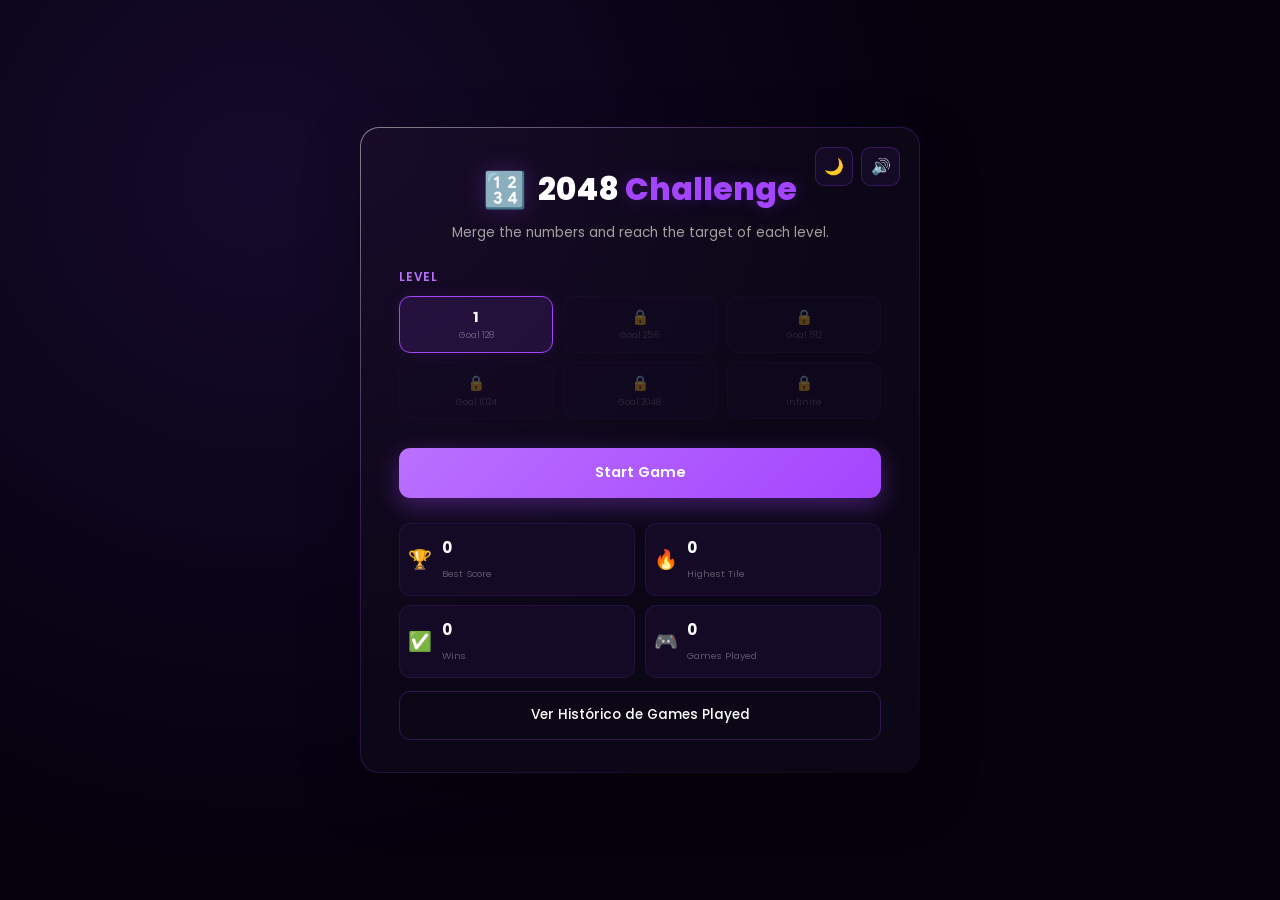
<file: 2048-challenge/index.html>
<!DOCTYPE html>
<html lang="en">
<head>
    <meta charset="UTF-8">
    <meta name="viewport" content="width=device-width, initial-scale=1.0, maximum-scale=1.0">
    <title>2048 Challenge</title>

    <link rel="preconnect" href="https://fonts.googleapis.com">
    <link rel="preconnect" href="https://fonts.gstatic.com" crossorigin>
    <link href="https://fonts.googleapis.com/css2?family=Poppins:wght@400;500;600;700;800&display=swap" rel="stylesheet">

    <link rel="stylesheet" href="style.css">
</head>
<body>

    <div class="app-container">

        <!-- ====================================================
             ECRÃ 1: MENU INICIAL
        ==================================================== -->
        <section id="tela-menu" class="tela-menu">
            <div class="menu-card">

                <div class="logo-jogo">
                    <span class="logo-icon">🔢</span>
                    <h1>2048 <span class="destaque">Challenge</span></h1>
                </div>
                <p class="subtitulo">Merge the numbers and reach the target of each level.</p>

                <div class="bloco-selecao">
                    <h2 class="titulo-secao">Level</h2>
                    <div class="grelha-niveis" id="grelha-niveis"></div>
                </div>

                <button id="btn-comecar" class="btn-principal">Start Game</button>

                <div class="painel-estatisticas">
                    <div class="stat-card">
                        <span class="stat-card-icon">🏆</span>
                        <div class="stat-card-info">
                            <span id="stat-melhor-pontuacao" class="stat-card-valor">0</span>
                            <span class="stat-card-label">Best Score</span>
                        </div>
                    </div>
                    <div class="stat-card">
                        <span class="stat-card-icon">🔥</span>
                        <div class="stat-card-info">
                            <span id="stat-maior-peca" class="stat-card-valor">0</span>
                            <span class="stat-card-label">Highest Tile</span>
                        </div>
                    </div>
                    <div class="stat-card">
                        <span class="stat-card-icon">✅</span>
                        <div class="stat-card-info">
                            <span id="stat-vitorias" class="stat-card-valor">0</span>
                            <span class="stat-card-label">Wins</span>
                        </div>
                    </div>
                    <div class="stat-card">
                        <span class="stat-card-icon">🎮</span>
                        <div class="stat-card-info">
                            <span id="stat-partidas" class="stat-card-valor">0</span>
                            <span class="stat-card-label">Games Played</span>
                        </div>
                    </div>
                </div>

                <button id="btn-ver-historico" class="btn-secundario btn-stats-link">Ver Histórico de Games Played</button>

                <div class="botoes-topo">
                    <button id="btn-tema-menu" class="btn-som" aria-label="Toggle light/dark theme">
                        <span id="icon-tema-menu">🌙</span>
                    </button>
                    <button id="btn-som-menu" class="btn-som btn-som-segundo" aria-label="Turn sound on or off">
                        <span id="icon-som-menu">🔊</span>
                    </button>
                </div>
            </div>
        </section>

        <!-- ====================================================
             ECRÃ 2: HISTÓRICO
        ==================================================== -->
        <section id="tela-historico" class="tela-historico escondido">
            <div class="menu-card">
                <button id="btn-fechar-historico" class="btn-icon btn-fechar-stats" aria-label="Close history">✕</button>
                <h2 class="titulo-painel">Histórico de Games Played</h2>
                <div id="lista-historico" class="lista-historico"></div>
            </div>
        </section>

        <!-- ====================================================
             ECRÃ 3: JOGO
        ==================================================== -->
        <section id="tela-jogo" class="tela-jogo escondido">

            <header class="jogo-header">
                <button id="btn-voltar-menu" class="btn-icon" aria-label="Back to menu"><span>←</span></button>

                <div class="stats-jogo">
                    <div class="stat-item">
                        <span class="stat-label">Score</span>
                        <span id="valor-pontuacao" class="stat-valor">0</span>
                    </div>
                    <div class="stat-item">
                        <span class="stat-label">Best</span>
                        <span id="valor-melhor-pontuacao" class="stat-valor">0</span>
                    </div>
                    <div class="stat-item">
                        <span class="stat-label">Moves</span>
                        <span id="valor-movimentos" class="stat-valor">0</span>
                    </div>
                    <div class="stat-item">
                        <span class="stat-label">Level</span>
                        <span id="valor-nivel" class="stat-valor">1</span>
                    </div>
                </div>

                <div class="jogo-controlos">
                    <button id="btn-pausa" class="btn-icon" aria-label="Pause game"><span>⏸</span></button>
                    <button id="btn-tema-jogo" class="btn-icon" aria-label="Toggle theme"><span id="icon-tema-jogo">🌙</span></button>
                    <button id="btn-novo-jogo" class="btn-icon" aria-label="New game"><span>⟳</span></button>
                    <button id="btn-som-jogo" class="btn-icon" aria-label="Turn sound on or off">
                        <span id="icon-som-jogo">🔊</span>
                    </button>
                </div>
            </header>

            <!-- Barra de progresso até ao objetivo do nível -->
            <div class="bloco-objetivo">
                <span id="texto-objetivo" class="texto-objetivo">Goal: reach 128</span>
                <div class="barra-objetivo">
                    <div id="barra-objetivo-preenchimento" class="barra-objetivo-preenchimento"></div>
                </div>
            </div>

            <!-- Tabuleiro -->
            <div class="zona-tabuleiro">
                <div id="tabuleiro" class="tabuleiro">
                    <div id="tabuleiro-fundo" class="tabuleiro-fundo"></div>
                    <div id="camada-pecas" class="camada-pecas"></div>

                    <!-- Overlay de pausa -->
                    <div id="overlay-pausa" class="overlay-tabuleiro escondido">
                        <span class="overlay-icon">⏸</span>
                        <p>Game paused</p>
                        <button id="btn-continuar-pausa" class="btn-principal">Resume</button>
                    </div>
                </div>
                <p class="dica-controlos">Use the arrow keys or swipe on the screen.</p>
            </div>

        </section>

    </div>

    <!-- ====================================================
         MODAL DE VITÓRIA DE NÍVEL
    ==================================================== -->
    <div id="modal-vitoria" class="modal-overlay escondido">
        <div class="modal-conteudo">
            <span class="modal-icon">🎉</span>
            <h2 id="vitoria-titulo">You reached 128!</h2>
            <p class="modal-subtitulo">Keep playing or move on to the next level.</p>

            <div class="modal-stats">
                <div class="modal-stat-item"><span id="vitoria-pontos" class="modal-valor">0</span><span class="modal-label">Points</span></div>
                <div class="modal-stat-item"><span id="vitoria-movimentos" class="modal-valor">0</span><span class="modal-label">Moves</span></div>
                <div class="modal-stat-item"><span id="vitoria-tempo" class="modal-valor">00:00</span><span class="modal-label">Time</span></div>
            </div>

            <div class="modal-botoes">
                <button id="btn-continuar-jogo" class="btn-secundario">Keep Playing</button>
                <button id="btn-proximo-nivel-2048" class="btn-principal">Next Level</button>
                <button id="btn-vitoria-menu" class="btn-secundario">Back to Menu</button>
            </div>
        </div>
    </div>

    <!-- ====================================================
         MODAL DE FIM DE JOGO (sem movimentos possíveis)
    ==================================================== -->
    <div id="modal-fim-jogo" class="modal-overlay escondido">
        <div class="modal-conteudo">
            <span class="modal-icon">🧩</span>
            <h2>Sem Moves Possíveis</h2>
            <p class="modal-subtitulo">The board is full. Here is your final result.</p>

            <div class="modal-stats">
                <div class="modal-stat-item"><span id="fim-pontos" class="modal-valor">0</span><span class="modal-label">Points</span></div>
                <div class="modal-stat-item"><span id="fim-maior-peca" class="modal-valor">0</span><span class="modal-label">Highest Tile</span></div>
                <div class="modal-stat-item"><span id="fim-tempo" class="modal-valor">00:00</span><span class="modal-label">Time</span></div>
            </div>

            <div class="modal-botoes">
                <button id="btn-tentar-novamente" class="btn-principal">Try Again</button>
                <button id="btn-fim-menu" class="btn-secundario">Back to Menu</button>
            </div>
        </div>
    </div>

    <!-- Camada de partículas para o efeito especial ao chegar ao 2048 -->
    <div id="camada-particulas" class="camada-particulas"></div>

    <script src="script.js"></script>
</body>
</html>
</file>
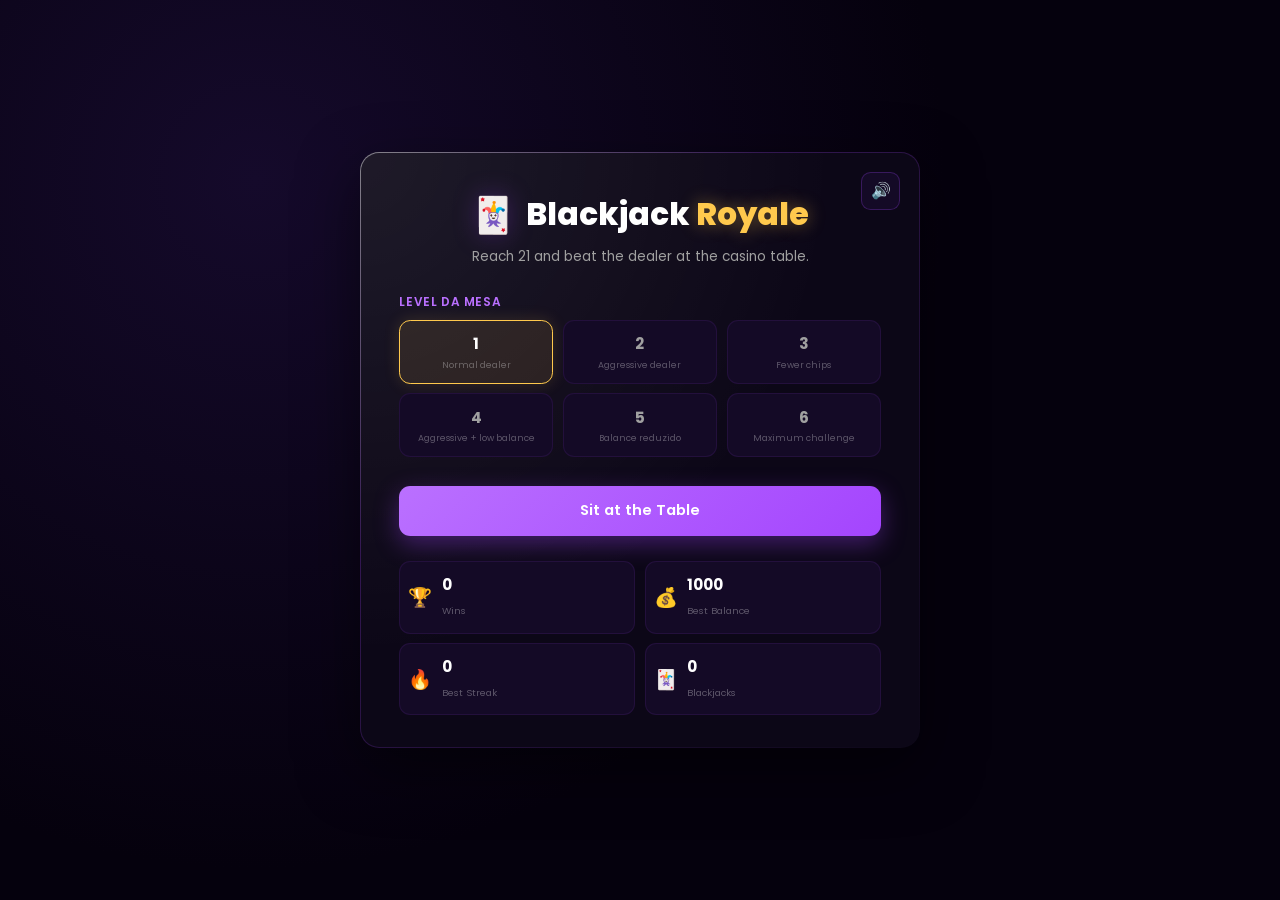
<file: blackjack-royale/index.html>
<!DOCTYPE html>
<html lang="en">
<head>
    <meta charset="UTF-8">
    <meta name="viewport" content="width=device-width, initial-scale=1.0">
    <title>Blackjack Royale</title>

    <link rel="preconnect" href="https://fonts.googleapis.com">
    <link rel="preconnect" href="https://fonts.gstatic.com" crossorigin>
    <link href="https://fonts.googleapis.com/css2?family=Poppins:wght@400;500;600;700;800&display=swap" rel="stylesheet">

    <link rel="stylesheet" href="style.css">
</head>
<body>

    <div class="app-container">

        <!-- ====================================================
             ECRÃ 1: MENU INICIAL
        ==================================================== -->
        <section id="tela-menu" class="tela-menu">
            <div class="menu-card">

                <div class="logo-jogo">
                    <span class="logo-icon">🃏</span>
                    <h1>Blackjack <span class="destaque">Royale</span></h1>
                </div>
                <p class="subtitulo">Reach 21 and beat the dealer at the casino table.</p>

                <div class="bloco-selecao">
                    <h2 class="titulo-secao">Level da Mesa</h2>
                    <div class="grelha-niveis" id="grelha-niveis"></div>
                </div>

                <button id="btn-comecar" class="btn-principal">Sit at the Table</button>

                <div class="painel-estatisticas">
                    <div class="stat-card">
                        <span class="stat-card-icon">🏆</span>
                        <div class="stat-card-info">
                            <span id="stat-vitorias" class="stat-card-valor">0</span>
                            <span class="stat-card-label">Wins</span>
                        </div>
                    </div>
                    <div class="stat-card">
                        <span class="stat-card-icon">💰</span>
                        <div class="stat-card-info">
                            <span id="stat-melhor-saldo" class="stat-card-valor">1000</span>
                            <span class="stat-card-label">Best Balance</span>
                        </div>
                    </div>
                    <div class="stat-card">
                        <span class="stat-card-icon">🔥</span>
                        <div class="stat-card-info">
                            <span id="stat-melhor-sequencia" class="stat-card-valor">0</span>
                            <span class="stat-card-label">Best Streak</span>
                        </div>
                    </div>
                    <div class="stat-card">
                        <span class="stat-card-icon">🃏</span>
                        <div class="stat-card-info">
                            <span id="stat-blackjacks" class="stat-card-valor">0</span>
                            <span class="stat-card-label">Blackjacks</span>
                        </div>
                    </div>
                </div>

                <button id="btn-som-menu" class="btn-som" aria-label="Turn sound on or off">
                    <span id="icon-som-menu">🔊</span>
                </button>
            </div>
        </section>

        <!-- ====================================================
             ECRÃ 2: MESA DE JOGO
        ==================================================== -->
        <section id="tela-jogo" class="tela-jogo escondido">

            <header class="jogo-header">
                <button id="btn-voltar-menu" class="btn-icon" aria-label="Back to menu"><span>←</span></button>

                <div class="stats-jogo">
                    <div class="stat-item">
                        <span class="stat-label">Level</span>
                        <span id="valor-nivel" class="stat-valor">1</span>
                    </div>
                    <div class="stat-item">
                        <span class="stat-label">Balance</span>
                        <span id="valor-saldo" class="stat-valor">1000</span>
                    </div>
                    <div class="stat-item">
                        <span class="stat-label">Streak</span>
                        <span id="valor-sequencia" class="stat-valor">0</span>
                    </div>
                </div>

                <div class="jogo-controlos">
                    <button id="btn-reiniciar-jogo" class="btn-icon" aria-label="Restart game"><span>⟳</span></button>
                    <button id="btn-som-jogo" class="btn-icon" aria-label="Turn sound on or off">
                        <span id="icon-som-jogo">🔊</span>
                    </button>
                </div>
            </header>

            <div class="mesa-blackjack">

                <!-- Área do Dealer -->
                <div class="area-jogador area-dealer">
                    <div class="area-cabecalho">
                        <span class="area-titulo">Dealer</span>
                        <span id="pontuacao-dealer" class="area-pontuacao">0</span>
                    </div>
                    <div id="cartas-dealer" class="fileira-cartas"></div>
                </div>

                <!-- Mensagem central da ronda -->
                <div id="mensagem-jogo" class="mensagem-jogo">Place your bet to start the round.</div>

                <!-- Área do Jogador -->
                <div class="area-jogador area-jogador-humano">
                    <div class="area-cabecalho">
                        <span class="area-titulo">Your Hand</span>
                        <span id="pontuacao-jogador" class="area-pontuacao">0</span>
                    </div>
                    <div id="cartas-jogador" class="fileira-cartas"></div>
                </div>

                <!-- Painel de Aposta -->
                <div id="painel-aposta" class="painel-aposta">
                    <span class="titulo-secao">Choose your bet</span>
                    <div class="chips-container">
                        <button class="chip" data-valor="10">10</button>
                        <button class="chip" data-valor="25">25</button>
                        <button class="chip" data-valor="50">50</button>
                        <button class="chip" data-valor="100">100</button>
                        <button class="chip chip-allin" data-valor="all">All In</button>
                    </div>
                    <div class="aposta-atual-bloco">
                        <span>Bet: </span><span id="valor-aposta-atual">0</span>
                        <button id="btn-limpar-aposta" class="btn-limpar-aposta" aria-label="Clear bet">✕</button>
                    </div>
                    <button id="btn-confirmar-aposta" class="btn-principal" disabled>Deal Cards</button>
                </div>

                <!-- Controlos da Ronda -->
                <div id="controlos-ronda" class="controlos-ronda escondido">
                    <button id="btn-hit" class="btn-acao btn-hit">Hit</button>
                    <button id="btn-stand" class="btn-acao btn-stand">Stand</button>
                </div>

                <button id="btn-nova-partida" class="btn-secundario escondido">New Game</button>

            </div>
        </section>

    </div>

    <!-- Camada de confetes para a animação de vitória -->
    <div id="camada-confetes" class="camada-confetes"></div>

    <script src="script.js"></script>
</body>
</html>
</file>
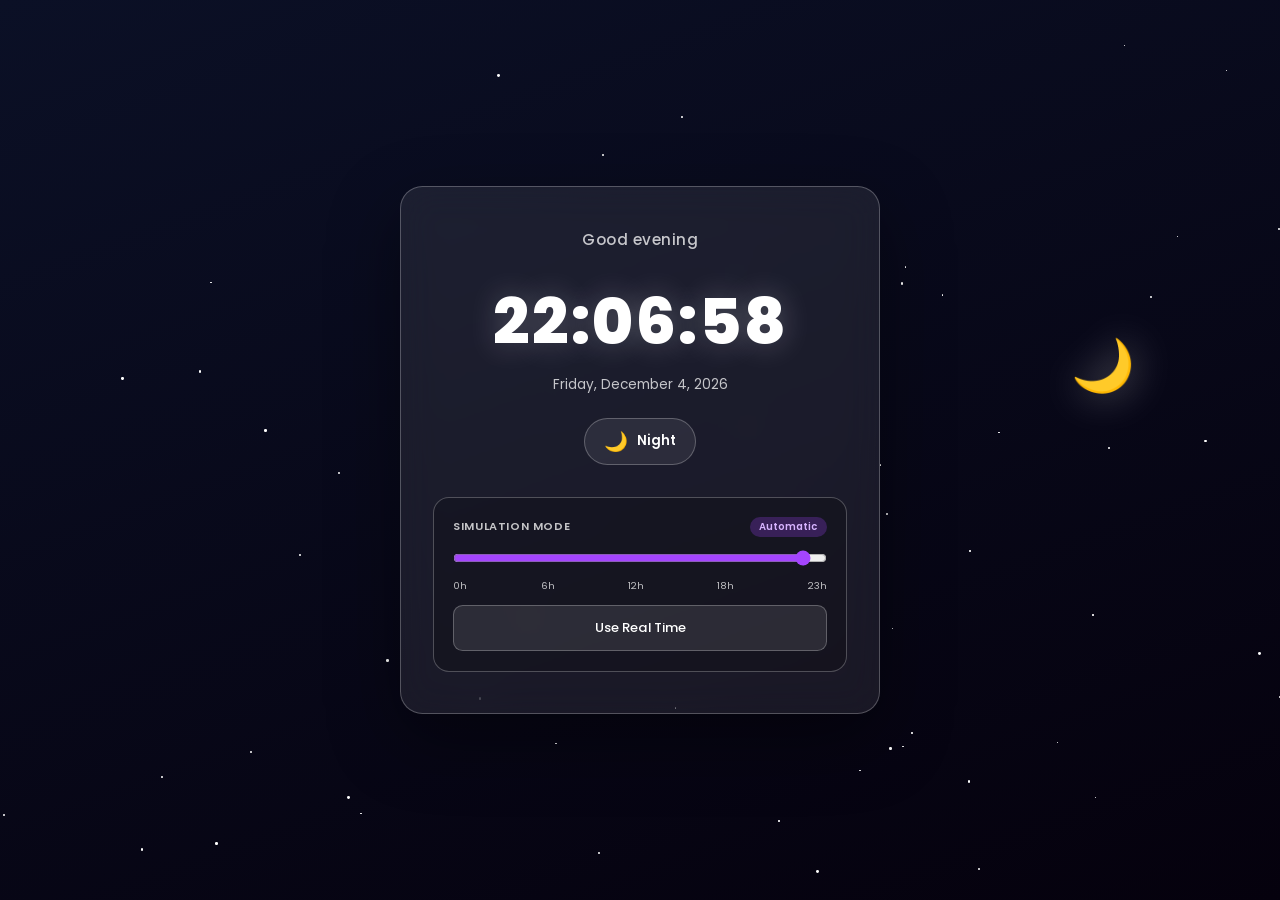
<file: dynamic-time-dashboard/index.html>
<!DOCTYPE html>
<html lang="en">
<head>
    <meta charset="UTF-8">
    <meta name="viewport" content="width=device-width, initial-scale=1.0">
    <title>Dynamic Time Dashboard</title>

    <link rel="preconnect" href="https://fonts.googleapis.com">
    <link rel="preconnect" href="https://fonts.gstatic.com" crossorigin>
    <link href="https://fonts.googleapis.com/css2?family=Poppins:wght@400;500;600;700;800&display=swap" rel="stylesheet">

    <link rel="stylesheet" href="dynamic-time-dashboard.css">
</head>
<body>

    <!-- Eu crio aqui as camadas decorativas de fundo (estrelas e sol) -->
    <div id="camada-estrelas" class="camada-estrelas"></div>
    <div id="sol-animado" class="sol-animado"></div>
    <div id="lua-animada" class="lua-animada">🌙</div>

    <main class="app-container">

        <div class="dashboard-card">

            <span id="saudacao" class="saudacao">Good morning</span>

            <div class="relogio-bloco">
                <span id="relogio" class="relogio">00:00:00</span>
                <span id="data-completa" class="data-completa">Monday, January 1, 2026</span>
            </div>

            <div class="info-tema">
                <span id="icone-tema" class="icone-tema">☀️</span>
                <span id="nome-tema" class="nome-tema">Tarde</span>
            </div>

            <!-- Modo de demonstração -->
            <div class="painel-simulacao">
                <div class="painel-simulacao-header">
                    <span class="titulo-secao">Simulation Mode</span>
                    <span id="badge-modo" class="badge-modo">Automatic</span>
                </div>

                <input type="range" id="slider-hora" class="slider-hora" min="0" max="23" step="1" value="12">
                <div class="slider-marcas">
                    <span>0h</span><span>6h</span><span>12h</span><span>18h</span><span>23h</span>
                </div>

                <button id="btn-hora-real" class="btn-secundario">Use Real Time</button>
            </div>

        </div>

    </main>

    <script src="dynamic-time-dashboard.js"></script>
</body>
</html>
</file>
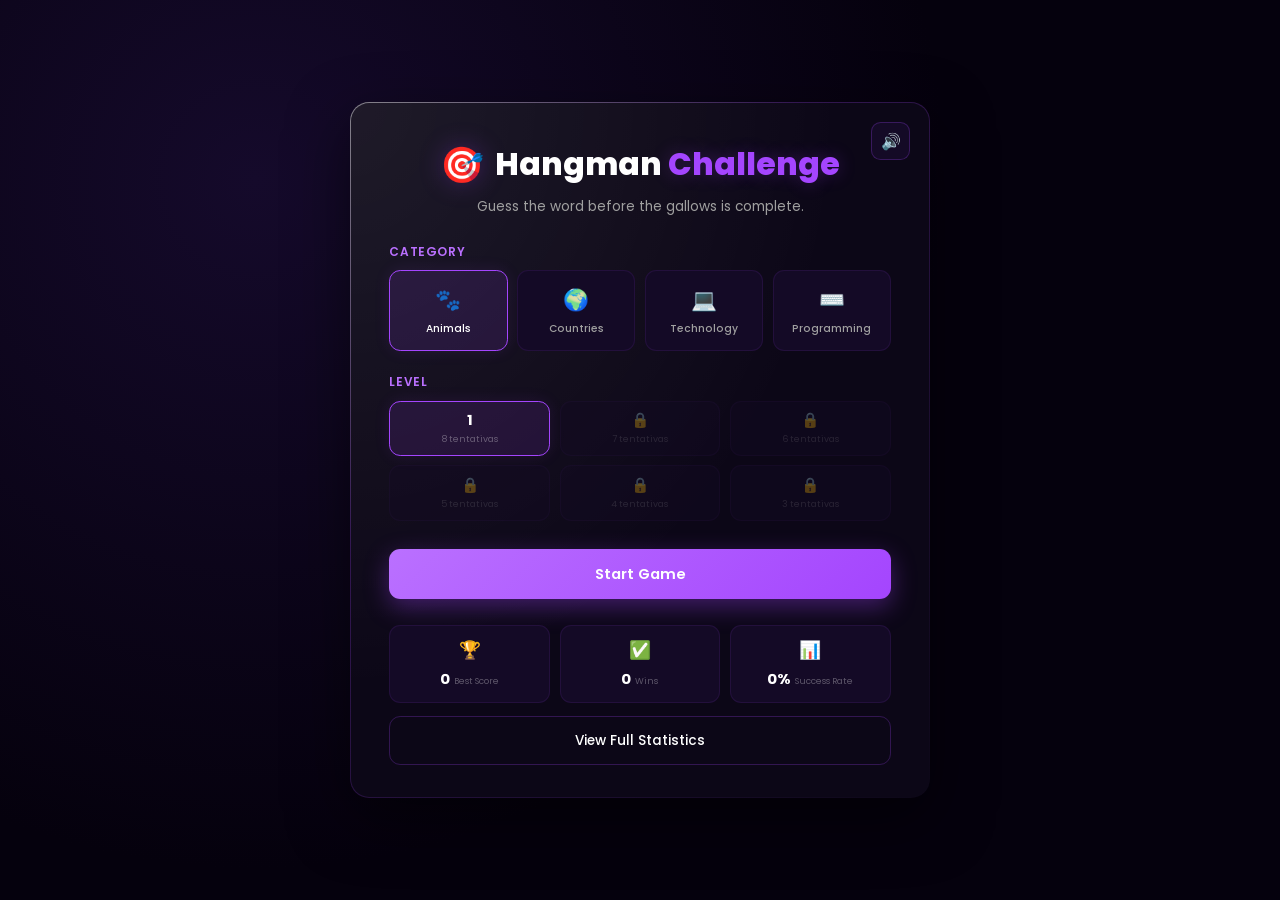
<file: hangman-challenge/index.html>
<!DOCTYPE html>
<html lang="en">
<head>
    <meta charset="UTF-8">
    <meta name="viewport" content="width=device-width, initial-scale=1.0">
    <title>Hangman Challenge | Hangman Game</title>

    <link rel="preconnect" href="https://fonts.googleapis.com">
    <link rel="preconnect" href="https://fonts.gstatic.com" crossorigin>
    <link href="https://fonts.googleapis.com/css2?family=Poppins:wght@400;500;600;700;800&display=swap" rel="stylesheet">

    <link rel="stylesheet" href="style.css">
</head>
<body>

    <div class="app-container">

        <!-- ====================================================
             ECRÃ 1: MENU INICIAL
             Eu organizo aqui a escolha de categoria, nível e estatísticas.
        ==================================================== -->
        <section id="tela-menu" class="tela-menu">
            <div class="menu-card">

                <div class="logo-jogo">
                    <span class="logo-icon">🎯</span>
                    <h1>Hangman <span class="destaque">Challenge</span></h1>
                </div>
                <p class="subtitulo">Guess the word before the gallows is complete.</p>

                <!-- Seleção de Category -->
                <div class="bloco-selecao">
                    <h2 class="titulo-secao">Category</h2>
                    <div class="grelha-categorias" id="grelha-categorias">
                        <button class="categoria-card active" data-categoria="animais">
                            <span class="categoria-emoji">🐾</span><span>Animals</span>
                        </button>
                        <button class="categoria-card" data-categoria="paises">
                            <span class="categoria-emoji">🌍</span><span>Countries</span>
                        </button>
                        <button class="categoria-card" data-categoria="tecnologia">
                            <span class="categoria-emoji">💻</span><span>Technology</span>
                        </button>
                        <button class="categoria-card" data-categoria="programacao">
                            <span class="categoria-emoji">⌨️</span><span>Programming</span>
                        </button>
                    </div>
                </div>

                <!-- Seleção de Level: eu gero estes botões via JavaScript -->
                <div class="bloco-selecao">
                    <h2 class="titulo-secao">Level</h2>
                    <div class="grelha-niveis" id="grelha-niveis"></div>
                </div>

                <button id="btn-comecar" class="btn-principal">Start Game</button>

                <!-- Painel de Statistics guardadas em localStorage -->
                <div class="painel-estatisticas">
                    <div class="stat-card">
                        <span class="stat-card-icon">🏆</span>
                        <div class="stat-card-info">
                            <span id="stat-melhor-pontuacao" class="stat-card-valor">0</span>
                            <span class="stat-card-label">Best Score</span>
                        </div>
                    </div>
                    <div class="stat-card">
                        <span class="stat-card-icon">✅</span>
                        <div class="stat-card-info">
                            <span id="stat-vitorias" class="stat-card-valor">0</span>
                            <span class="stat-card-label">Wins</span>
                        </div>
                    </div>
                    <div class="stat-card">
                        <span class="stat-card-icon">📊</span>
                        <div class="stat-card-info">
                            <span id="stat-taxa-sucesso" class="stat-card-valor">0%</span>
                            <span class="stat-card-label">Success Rate</span>
                        </div>
                    </div>
                </div>

                <button id="btn-ver-estatisticas" class="btn-secundario btn-stats-link">View Full Statistics</button>

                <button id="btn-som-menu" class="btn-som" aria-label="Turn sound on or off">
                    <span id="icon-som-menu">🔊</span>
                </button>
            </div>
        </section>

        <!-- ====================================================
             ECRÃ 2: PAINEL DE ESTATÍSTICAS
        ==================================================== -->
        <section id="tela-estatisticas" class="tela-estatisticas escondido">
            <div class="menu-card">
                <button id="btn-fechar-estatisticas" class="btn-icon btn-fechar-stats" aria-label="Close statistics">✕</button>
                <h2 class="titulo-painel">Statistics</h2>

                <div class="grelha-stats-completas">
                    <div class="stat-card">
                        <span class="stat-card-icon">🏆</span>
                        <div class="stat-card-info">
                            <span id="full-melhor-pontuacao" class="stat-card-valor">0</span>
                            <span class="stat-card-label">Best Score</span>
                        </div>
                    </div>
                    <div class="stat-card">
                        <span class="stat-card-icon">⭐</span>
                        <div class="stat-card-info">
                            <span id="full-maior-nivel" class="stat-card-valor">1</span>
                            <span class="stat-card-label">Highest Level</span>
                        </div>
                    </div>
                    <div class="stat-card">
                        <span class="stat-card-icon">✅</span>
                        <div class="stat-card-info">
                            <span id="full-vitorias" class="stat-card-valor">0</span>
                            <span class="stat-card-label">Wins</span>
                        </div>
                    </div>
                    <div class="stat-card">
                        <span class="stat-card-icon">❌</span>
                        <div class="stat-card-info">
                            <span id="full-derrotas" class="stat-card-valor">0</span>
                            <span class="stat-card-label">Losses</span>
                        </div>
                    </div>
                    <div class="stat-card">
                        <span class="stat-card-icon">📊</span>
                        <div class="stat-card-info">
                            <span id="full-taxa-sucesso" class="stat-card-valor">0%</span>
                            <span class="stat-card-label">Success Rate</span>
                        </div>
                    </div>
                    <div class="stat-card">
                        <span class="stat-card-icon">🔤</span>
                        <div class="stat-card-info">
                            <span id="full-palavras-descobertas" class="stat-card-valor">0</span>
                            <span class="stat-card-label">Words Solved</span>
                        </div>
                    </div>
                </div>

                <h3 class="titulo-secao titulo-historico">Recent Results</h3>
                <div id="lista-historico" class="lista-historico"></div>
            </div>
        </section>

        <!-- ====================================================
             ECRÃ 3: JOGO
        ==================================================== -->
        <section id="tela-jogo" class="tela-jogo escondido">

            <header class="jogo-header">
                <button id="btn-voltar-menu" class="btn-icon" aria-label="Back to menu"><span>←</span></button>

                <div class="stats-jogo">
                    <div class="stat-item">
                        <span class="stat-label">Category</span>
                        <span id="valor-categoria" class="stat-valor">--</span>
                    </div>
                    <div class="stat-item">
                        <span class="stat-label">Score</span>
                        <span id="valor-pontuacao" class="stat-valor">0</span>
                    </div>
                    <div class="stat-item">
                        <span class="stat-label">Level</span>
                        <span id="valor-nivel" class="stat-valor">1</span>
                    </div>
                </div>

                <div class="jogo-controlos">
                    <button id="btn-novo-jogo" class="btn-icon" aria-label="New game"><span>⟳</span></button>
                    <button id="btn-som-jogo" class="btn-icon" aria-label="Turn sound on or off">
                        <span id="icon-som-jogo">🔊</span>
                    </button>
                </div>
            </header>

            <div class="zona-jogo">

                <!-- Desenho da forca -->
                <div class="zona-forca">
                    <svg id="svg-forca" viewBox="0 0 200 220" class="svg-forca">
                        <line x1="10" y1="210" x2="120" y2="210" class="parte-forca base" />
                        <line x1="40" y1="210" x2="40" y2="20" class="parte-forca poste" />
                        <line x1="40" y1="20" x2="130" y2="20" class="parte-forca topo" />
                        <line x1="130" y1="20" x2="130" y2="50" class="parte-forca corda" />
                        <circle cx="130" cy="70" r="20" class="parte-forca parte-jogo" data-parte="1" />
                        <line x1="130" y1="90" x2="130" y2="150" class="parte-forca parte-jogo" data-parte="2" />
                        <line x1="130" y1="105" x2="105" y2="130" class="parte-forca parte-jogo" data-parte="3" />
                        <line x1="130" y1="105" x2="155" y2="130" class="parte-forca parte-jogo" data-parte="4" />
                        <line x1="130" y1="150" x2="108" y2="190" class="parte-forca parte-jogo" data-parte="5" />
                        <line x1="130" y1="150" x2="152" y2="190" class="parte-forca parte-jogo" data-parte="6" />
                    </svg>
                    <div class="barra-tentativas">
                        <div id="barra-tentativas-preenchimento" class="barra-tentativas-preenchimento"></div>
                    </div>
                    <span id="valor-tentativas" class="valor-tentativas">8 attempts left</span>
                </div>

                <!-- Word escondida -->
                <div id="palavra-escondida" class="palavra-escondida"></div>

                <!-- Letras já utilizadas -->
                <div class="letras-usadas-bloco">
                    <span class="titulo-secao">Letters Used</span>
                    <div id="letras-usadas" class="letras-usadas"></div>
                </div>

                <!-- Teclado virtual -->
                <div id="teclado-virtual" class="teclado-virtual"></div>

            </div>
        </section>

        <!-- ====================================================
             MODAL DE FIM DE RONDA (vitória ou derrota)
        ==================================================== -->
        <div id="modal-fim" class="modal-overlay escondido">
            <div class="modal-fim-conteudo">
                <span id="fim-icon" class="fim-icon">🏆</span>
                <h2 id="fim-titulo">You Won!</h2>
                <p id="fim-subtitulo" class="fim-subtitulo">The word was: ANIMAL</p>

                <div class="fim-stats">
                    <div class="fim-stat-item">
                        <span id="fim-pontos" class="fim-valor">0</span>
                        <span class="fim-label">Points</span>
                    </div>
                    <div class="fim-stat-item">
                        <span id="fim-erros" class="fim-valor">0</span>
                        <span class="fim-label">Mistakes</span>
                    </div>
                    <div class="fim-stat-item">
                        <span id="fim-tempo" class="fim-valor">00:00</span>
                        <span class="fim-label">Time</span>
                    </div>
                </div>

                <div class="fim-botoes">
                    <button id="btn-proximo-nivel-forca" class="btn-principal">Next Level</button>
                    <button id="btn-jogar-novamente" class="btn-secundario">Play Again</button>
                    <button id="btn-fim-menu" class="btn-secundario">Back to Menu</button>
                </div>
            </div>
        </div>

    </div>

    <script src="script.js"></script>
</body>
</html>
</file>
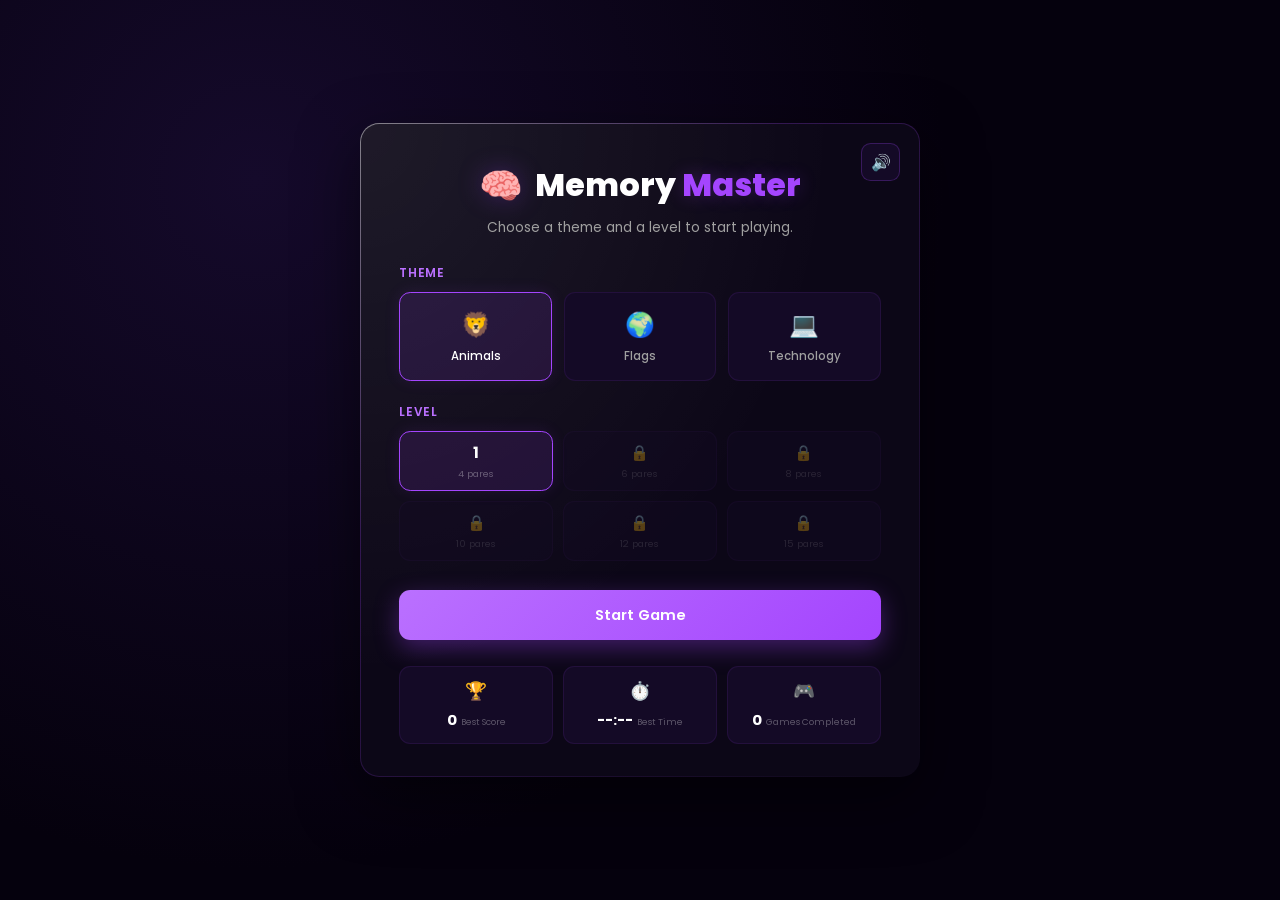
<file: memory-master/index.html>
<!DOCTYPE html>
<html lang="en">
<head>
    <meta charset="UTF-8">
    <meta name="viewport" content="width=device-width, initial-scale=1.0">
    <title>Memory Master | Memory Game</title>

    <!-- Eu uso a mesma fonte do resto do portfolio para manter a identidade visual -->
    <link rel="preconnect" href="https://fonts.googleapis.com">
    <link rel="preconnect" href="https://fonts.gstatic.com" crossorigin>
    <link href="https://fonts.googleapis.com/css2?family=Poppins:wght@400;500;600;700;800&display=swap" rel="stylesheet">

    <link rel="stylesheet" href="style.css">
</head>
<body>

    <div class="app-container">

        <!-- ====================================================
             ECRÃ 1: MENU INICIAL
             Eu organizo aqui a escolha de tema, nível e estatísticas.
        ==================================================== -->
        <section id="tela-menu" class="tela-menu">
            <div class="menu-card">

                <div class="logo-jogo">
                    <span class="logo-icon">🧠</span>
                    <h1>Memory <span class="destaque">Master</span></h1>
                </div>
                <p class="subtitulo">Choose a theme and a level to start playing.</p>

                <!-- Seleção de Theme -->
                <div class="bloco-selecao">
                    <h2 class="titulo-secao">Theme</h2>
                    <div class="grelha-temas" id="grelha-temas">
                        <button class="tema-card active" data-tema="animais" aria-label="Animals theme">
                            <span class="tema-emoji">🦁</span>
                            <span>Animals</span>
                        </button>
                        <button class="tema-card" data-tema="bandeiras" aria-label="Flags theme">
                            <span class="tema-emoji">🌍</span>
                            <span>Flags</span>
                        </button>
                        <button class="tema-card" data-tema="tecnologia" aria-label="Technology theme">
                            <span class="tema-emoji">💻</span>
                            <span>Technology</span>
                        </button>
                    </div>
                </div>

                <!-- Seleção de Level: eu gero estes botões via JavaScript -->
                <div class="bloco-selecao">
                    <h2 class="titulo-secao">Level</h2>
                    <div class="grelha-niveis" id="grelha-niveis"></div>
                </div>

                <button id="btn-comecar" class="btn-principal">
                    Start Game
                </button>

                <!-- Painel de Statistics guardadas em localStorage -->
                <div class="painel-estatisticas">
                    <div class="stat-card">
                        <span class="stat-card-icon">🏆</span>
                        <div class="stat-card-info">
                            <span id="stat-melhor-pontuacao" class="stat-card-valor">0</span>
                            <span class="stat-card-label">Best Score</span>
                        </div>
                    </div>
                    <div class="stat-card">
                        <span class="stat-card-icon">⏱️</span>
                        <div class="stat-card-info">
                            <span id="stat-melhor-tempo" class="stat-card-valor">--:--</span>
                            <span class="stat-card-label">Best Time</span>
                        </div>
                    </div>
                    <div class="stat-card">
                        <span class="stat-card-icon">🎮</span>
                        <div class="stat-card-info">
                            <span id="stat-total-jogos" class="stat-card-valor">0</span>
                            <span class="stat-card-label">Games Completed</span>
                        </div>
                    </div>
                </div>

                <button id="btn-som-menu" class="btn-som" aria-label="Turn sound on or off">
                    <span id="icon-som-menu">🔊</span>
                </button>
            </div>
        </section>

        <!-- ====================================================
             ECRÃ 2: JOGO
             Eu mostro aqui as cartas e as estatísticas em tempo real.
        ==================================================== -->
        <section id="tela-jogo" class="tela-jogo escondido">

            <header class="jogo-header">
                <button id="btn-voltar-menu" class="btn-icon" aria-label="Back to menu">
                    <span>←</span>
                </button>

                <div class="stats-jogo">
                    <div class="stat-item">
                        <span class="stat-label">Attempts</span>
                        <span id="valor-tentativas" class="stat-valor">0</span>
                    </div>
                    <div class="stat-item">
                        <span class="stat-label">Time</span>
                        <span id="valor-tempo" class="stat-valor">00:00</span>
                    </div>
                    <div class="stat-item">
                        <span class="stat-label">Score</span>
                        <span id="valor-pontuacao" class="stat-valor">0</span>
                    </div>
                    <div class="stat-item">
                        <span class="stat-label">Level</span>
                        <span id="valor-nivel" class="stat-valor">1</span>
                    </div>
                </div>

                <div class="jogo-controlos">
                    <button id="btn-reiniciar" class="btn-icon" aria-label="Restart level">
                        <span>⟳</span>
                    </button>
                    <button id="btn-som-jogo" class="btn-icon" aria-label="Turn sound on or off">
                        <span id="icon-som-jogo">🔊</span>
                    </button>
                </div>
            </header>

            <main class="grid-cartas" id="grid-cartas">
                <!-- Eu gero as cartas dinamicamente aqui via JavaScript -->
            </main>
        </section>

        <!-- ====================================================
             MODAL DE VITÓRIA DE NÍVEL
        ==================================================== -->
        <div id="modal-vitoria" class="modal-overlay escondido">
            <div class="modal-vitoria-conteudo">
                <span class="vitoria-icon">🏆</span>
                <h2 id="vitoria-titulo">Level Concluído!</h2>
                <p id="vitoria-subtitulo" class="vitoria-subtitulo">Great job, keep it up.</p>

                <div class="vitoria-stats">
                    <div class="vitoria-stat-item">
                        <span id="vitoria-pontos" class="vitoria-valor">0</span>
                        <span class="vitoria-label">Points Earned</span>
                    </div>
                    <div class="vitoria-stat-item">
                        <span id="vitoria-tentativas" class="vitoria-valor">0</span>
                        <span class="vitoria-label">Attempts</span>
                    </div>
                    <div class="vitoria-stat-item">
                        <span id="vitoria-tempo" class="vitoria-valor">00:00</span>
                        <span class="vitoria-label">Time</span>
                    </div>
                </div>

                <div class="vitoria-botoes">
                    <button id="btn-proximo-nivel" class="btn-principal">Next Level</button>
                    <button id="btn-vitoria-menu" class="btn-secundario">Back to Menu</button>
                </div>
            </div>
        </div>

    </div>

    <script src="script.js"></script>
</body>
</html>
</file>
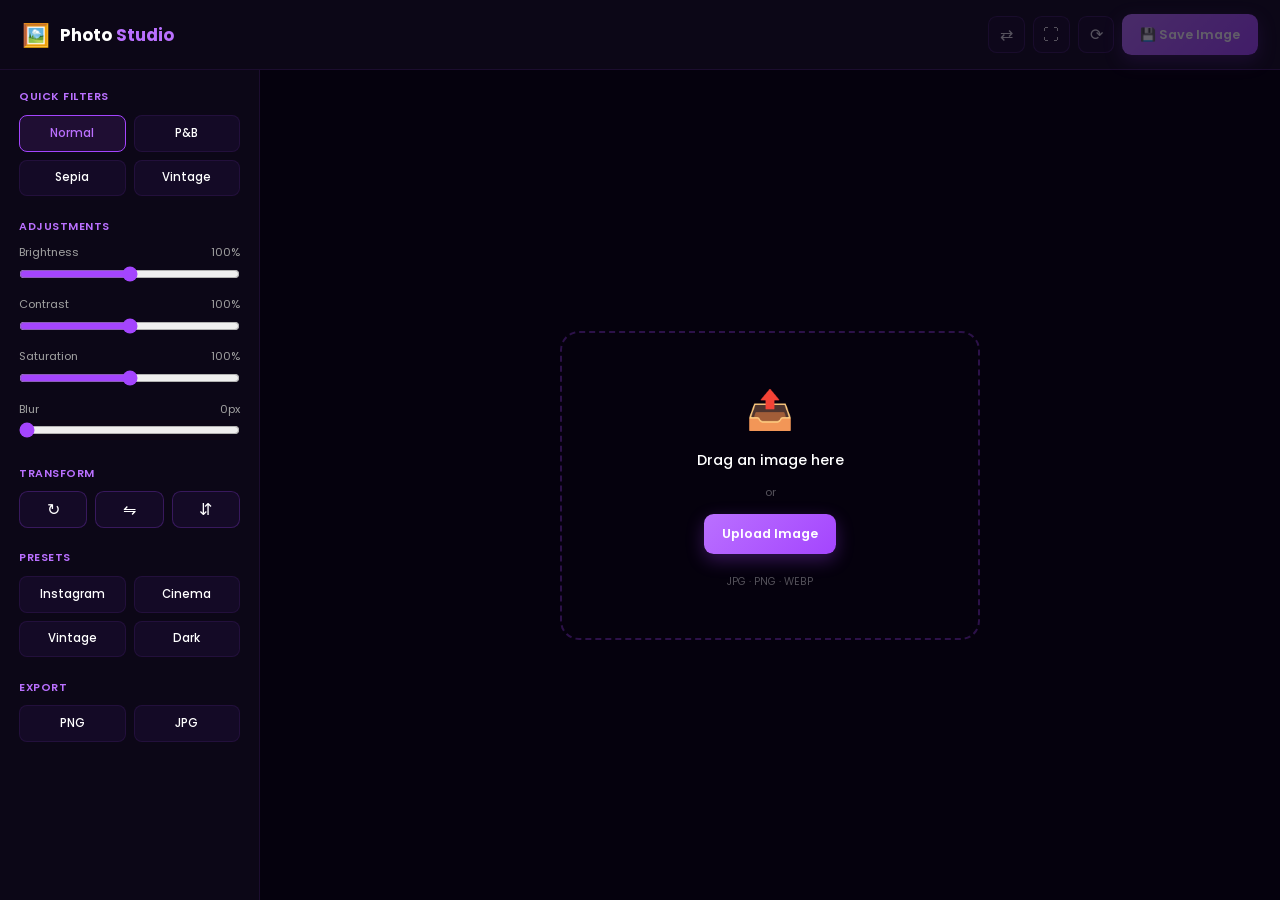
<file: photo-studio/index.html>
<!DOCTYPE html>
<html lang="en">
<head>
    <meta charset="UTF-8">
    <meta name="viewport" content="width=device-width, initial-scale=1.0">
    <title>Photo Studio</title>

    <link rel="preconnect" href="https://fonts.googleapis.com">
    <link rel="preconnect" href="https://fonts.gstatic.com" crossorigin>
    <link href="https://fonts.googleapis.com/css2?family=Poppins:wght@400;500;600;700;800&display=swap" rel="stylesheet">

    <link rel="stylesheet" href="photo-studio.css">
</head>
<body>

    <div class="app-container">

        <!-- ====================================================
             CABEÇALHO
        ==================================================== -->
        <header class="topo-app">
            <div class="logo-jogo">
                <span class="logo-icon">🖼️</span>
                <h1>Photo <span class="destaque">Studio</span></h1>
            </div>

            <div class="acoes-topo">
                <button id="btn-comparar" class="btn-icon" title="Compare original vs edited" disabled><span>⇄</span></button>
                <button id="btn-fullscreen" class="btn-icon" title="Fullscreen" disabled><span>⛶</span></button>
                <button id="btn-resetar" class="btn-icon" title="Reset edit" disabled><span>⟳</span></button>
                <button id="btn-guardar" class="btn-principal" disabled>💾 Save Image</button>
            </div>
        </header>

        <div class="corpo-app">

            <!-- ====================================================
                 BARRA LATERAL DE FERRAMENTAS
            ==================================================== -->
            <aside class="barra-ferramentas">

                <div class="bloco-ferramenta">
                    <span class="titulo-secao">Quick Filters</span>
                    <div class="grelha-filtros">
                        <button class="btn-filtro" data-filtro="normal">Normal</button>
                        <button class="btn-filtro" data-filtro="preto-branco">P&B</button>
                        <button class="btn-filtro" data-filtro="sepia">Sepia</button>
                        <button class="btn-filtro" data-filtro="vintage">Vintage</button>
                    </div>
                </div>

                <div class="bloco-ferramenta">
                    <span class="titulo-secao">Adjustments</span>

                    <div class="controlo-slider">
                        <div class="controlo-slider-label"><span>Brightness</span><span id="valor-brilho">100%</span></div>
                        <input type="range" id="slider-brilho" min="0" max="200" value="100">
                    </div>

                    <div class="controlo-slider">
                        <div class="controlo-slider-label"><span>Contrast</span><span id="valor-contraste">100%</span></div>
                        <input type="range" id="slider-contraste" min="0" max="200" value="100">
                    </div>

                    <div class="controlo-slider">
                        <div class="controlo-slider-label"><span>Saturation</span><span id="valor-saturacao">100%</span></div>
                        <input type="range" id="slider-saturacao" min="0" max="200" value="100">
                    </div>

                    <div class="controlo-slider">
                        <div class="controlo-slider-label"><span>Blur</span><span id="valor-desfoque">0px</span></div>
                        <input type="range" id="slider-desfoque" min="0" max="10" value="0">
                    </div>
                </div>

                <div class="bloco-ferramenta">
                    <span class="titulo-secao">Transform</span>
                    <div class="grelha-transformar">
                        <button id="btn-rodar" class="btn-icon" title="Rotate 90°"><span>↻</span></button>
                        <button id="btn-espelhar-h" class="btn-icon" title="Flip horizontal"><span>⇋</span></button>
                        <button id="btn-espelhar-v" class="btn-icon" title="Flip vertical"><span>⇵</span></button>
                    </div>
                </div>

                <div class="bloco-ferramenta">
                    <span class="titulo-secao">Presets</span>
                    <div class="grelha-presets">
                        <button class="btn-preset" data-preset="instagram">Instagram</button>
                        <button class="btn-preset" data-preset="cinema">Cinema</button>
                        <button class="btn-preset" data-preset="vintage-preset">Vintage</button>
                        <button class="btn-preset" data-preset="dark">Dark</button>
                    </div>
                </div>

                <div class="bloco-ferramenta">
                    <span class="titulo-secao">Export</span>
                    <div class="grelha-exportar">
                        <button id="btn-exportar-png" class="btn-secundario">PNG</button>
                        <button id="btn-exportar-jpg" class="btn-secundario">JPG</button>
                    </div>
                </div>

            </aside>

            <!-- ====================================================
                 ÁREA DE EDIÇÃO / CANVAS
            ==================================================== -->
            <main class="area-edicao">

                <!-- Zona de upload (visível sem imagem) -->
                <div id="zona-upload" class="zona-upload">
                    <span class="upload-icon">📤</span>
                    <p>Drag an image here</p>
                    <span class="upload-subtexto">or</span>
                    <label for="input-imagem" class="btn-principal">Upload Image</label>
                    <input type="file" id="input-imagem" accept="image/png, image/jpeg, image/webp" hidden>
                    <span class="upload-formatos">JPG · PNG · WEBP</span>
                </div>

                <!-- Palco do canvas (escondido até carregar imagem) -->
                <div id="palco-canvas" class="palco-canvas escondido">
                    <div id="wrapper-canvas" class="wrapper-canvas">
                        <canvas id="canvas-original"></canvas>
                        <canvas id="canvas-editado"></canvas>
                    </div>

                    <!-- Slider de comparação (escondido fora do modo comparar) -->
                    <input type="range" id="slider-comparar" class="slider-comparar escondido" min="0" max="100" value="50">
                </div>

                <!-- Controlo de Zoom -->
                <div id="controlo-zoom" class="controlo-zoom escondido">
                    <button id="btn-zoom-menos" class="btn-icon" title="Diminuir zoom"><span>−</span></button>
                    <span id="valor-zoom">100%</span>
                    <button id="btn-zoom-mais" class="btn-icon" title="Aumentar zoom"><span>+</span></button>
                </div>

            </main>

        </div>
    </div>

    <script src="photo-studio.js"></script>
</body>
</html>
</file>
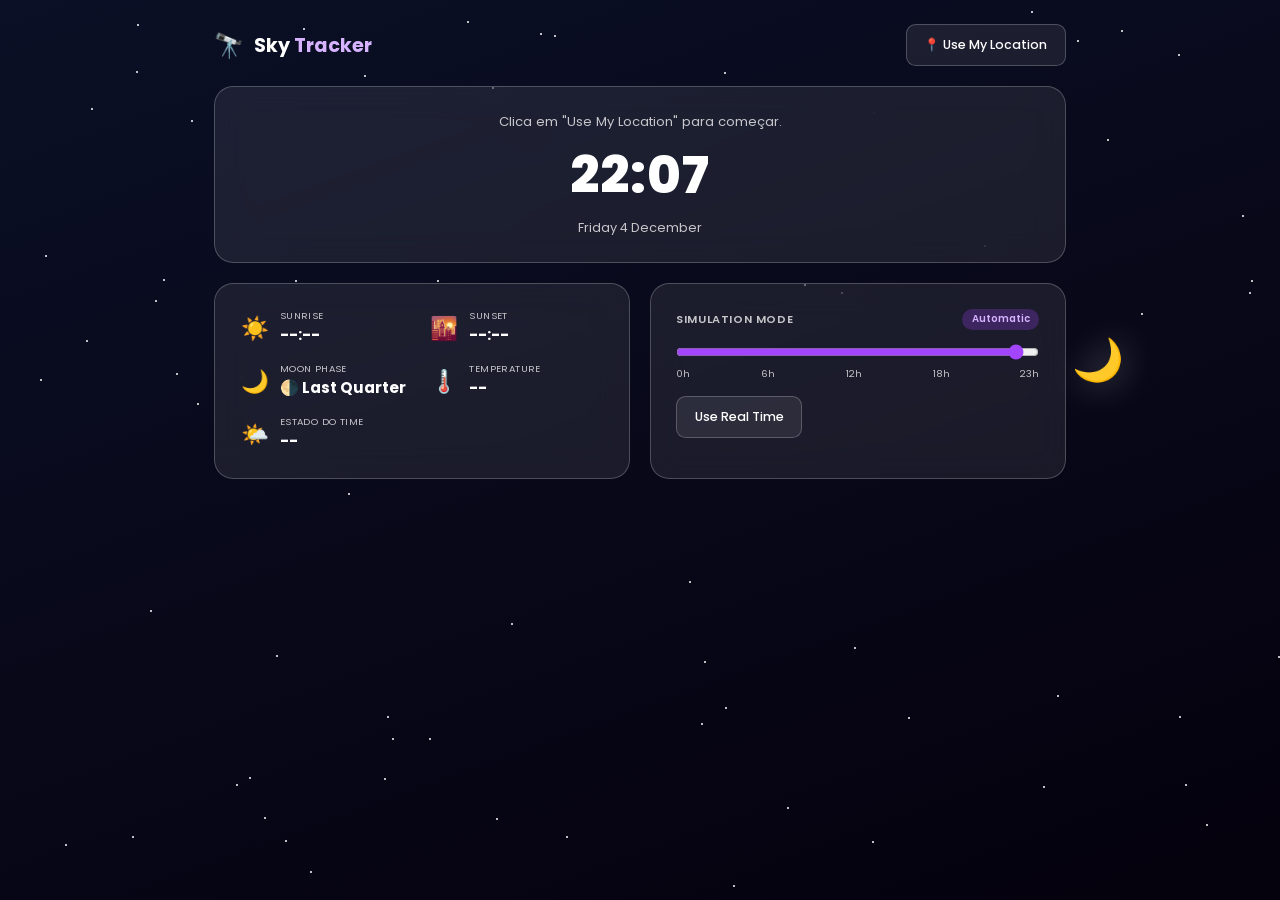
<file: sky-tracker/index.html>
<!DOCTYPE html>
<html lang="en">
<head>
    <meta charset="UTF-8">
    <meta name="viewport" content="width=device-width, initial-scale=1.0">
    <title>Sky Tracker</title>

    <link rel="preconnect" href="https://fonts.googleapis.com">
    <link rel="preconnect" href="https://fonts.gstatic.com" crossorigin>
    <link href="https://fonts.googleapis.com/css2?family=Poppins:wght@400;500;600;700;800&display=swap" rel="stylesheet">

    <link rel="stylesheet" href="sky-tracker.css">
</head>
<body>

    <!-- Camadas decorativas de fundo -->
    <div id="camada-estrelas" class="camada-estrelas"></div>
    <div id="camada-cadentes" class="camada-cadentes"></div>
    <div id="sol-animado" class="corpo-celeste sol">☀️</div>
    <div id="lua-animada" class="corpo-celeste lua">🌙</div>

    <main class="app-container">

        <header class="topo-app">
            <div class="logo-jogo">
                <span class="logo-icon">🔭</span>
                <h1>Sky <span class="destaque">Tracker</span></h1>
            </div>
            <button id="btn-localizar" class="btn-secundario">📍 Use My Location</button>
        </header>

        <div class="grelha-principal">

            <!-- Painel principal com hora e localização -->
            <section class="cartao-vidro cartao-principal">
                <span id="local-nome" class="local-nome">Waiting for location...</span>
                <span id="relogio-local" class="relogio-local">00:00</span>
                <span id="data-local" class="data-local">--</span>
            </section>

            <!-- Painel de informação celeste -->
            <section class="cartao-vidro painel-info">
                <div class="info-item"><span class="info-icone">☀️</span><div><span class="info-label">Sunrise</span><span id="info-nascer-sol" class="info-valor">--:--</span></div></div>
                <div class="info-item"><span class="info-icone">🌇</span><div><span class="info-label">Sunset</span><span id="info-por-sol" class="info-valor">--:--</span></div></div>
                <div class="info-item"><span class="info-icone">🌙</span><div><span class="info-label">Moon Phase</span><span id="info-fase-lua" class="info-valor">--</span></div></div>
                <div class="info-item"><span class="info-icone">🌡️</span><div><span class="info-label">Temperature</span><span id="info-temperatura" class="info-valor">--</span></div></div>
                <div class="info-item"><span class="info-icone">🌤️</span><div><span class="info-label">Estado do Time</span><span id="info-tempo" class="info-valor">--</span></div></div>
            </section>

            <!-- Modo simulação -->
            <section class="cartao-vidro painel-simulacao">
                <div class="painel-simulacao-header">
                    <span class="titulo-secao">Simulation Mode</span>
                    <span id="badge-modo" class="badge-modo">Automatic</span>
                </div>
                <input type="range" id="slider-hora" class="slider-hora" min="0" max="23" step="1" value="12">
                <div class="slider-marcas"><span>0h</span><span>6h</span><span>12h</span><span>18h</span><span>23h</span></div>
                <button id="btn-hora-real" class="btn-secundario">Use Real Time</button>
            </section>

        </div>
    </main>

    <script src="sky-tracker.js"></script>
</body>
</html>
</file>
<file: 2048-challenge/style.css>
/* ==========================================================================
   1. RESET E VARIÁVEIS DE COR (tema escuro e tema claro)
   ========================================================================== */

* { margin: 0; padding: 0; box-sizing: border-box; }

:root {
    --cor-fundo: #05010d;
    --cor-fundo-gradiente: radial-gradient(circle at 20% 20%, #150a2b 0%, #05010d 55%), #05010d;
    --cor-caixa: #0c0717;
    --cor-caixa-clara: #140a26;
    --cor-texto-principal: #ffffff;
    --cor-texto-secundario: #a0a0a0;
    --cor-texto-apagado: #ffffff50;
    --cor-roxo-neon: #a445fe;
    --cor-roxo-claro: #ba70ff;
    --cor-borda-oficial: rgba(164, 69, 254, 0.25);
    --cor-borda-suave: rgba(164, 69, 254, 0.1);
    --cor-sucesso: #00ff66;
    --cor-tabuleiro-fundo: #140a26;
    --cor-celula-vazia: rgba(255, 255, 255, 0.04);
}

body.tema-claro {
    --cor-fundo: #f4f1fb;
    --cor-fundo-gradiente: radial-gradient(circle at 20% 20%, #ece4ff 0%, #f4f1fb 55%), #f4f1fb;
    --cor-caixa: #ffffff;
    --cor-caixa-clara: #f3eefe;
    --cor-texto-principal: #1f1530;
    --cor-texto-secundario: #6b6177;
    --cor-texto-apagado: #1f153050;
    --cor-borda-oficial: rgba(164, 69, 254, 0.2);
    --cor-borda-suave: rgba(164, 69, 254, 0.08);
    --cor-tabuleiro-fundo: #e8e1f7;
    --cor-celula-vazia: rgba(164, 69, 254, 0.06);
}

body {
    background: var(--cor-fundo-gradiente);
    font-family: 'Poppins', sans-serif;
    color: var(--cor-texto-principal);
    min-height: 100vh;
    overflow-x: hidden;
    transition: background 0.3s ease, color 0.3s ease;
}

.escondido { display: none !important; }
button { font-family: inherit; cursor: pointer; }

.app-container {
    width: 100%; min-height: 100vh;
    display: flex; align-items: center; justify-content: center;
    padding: 1.5rem;
}

/* ==========================================================================
   2. MENU E PAINÉIS
   ========================================================================== */

.tela-menu, .tela-historico { width: 100%; display: flex; justify-content: center; }

.menu-card {
    width: 100%; max-width: 560px;
    position: relative;
    background-color: var(--cor-caixa);
    border-radius: 1.2rem;
    padding: 2.2rem 2.4rem 2rem;
    background-image:
        radial-gradient(ellipse at 0% 0%, rgba(164, 69, 254, 0.08) 0%, transparent 60%),
        linear-gradient(var(--cor-caixa), var(--cor-caixa)),
        linear-gradient(135deg, rgba(255, 255, 255, 0.5) 0%, var(--cor-borda-oficial) 35%, transparent 100%);
    background-origin: padding-box, padding-box, border-box;
    background-clip: padding-box, padding-box, border-box;
    border: 1px solid transparent;
    box-shadow: 0 20px 60px rgba(0, 0, 0, 0.25);
    transition: background-color 0.3s ease;
}

.logo-jogo { display: flex; align-items: center; justify-content: center; gap: 0.7rem; margin-bottom: 0.4rem; }
.logo-icon { font-size: 2.2rem; filter: drop-shadow(0 0 12px var(--cor-borda-oficial)); }
.logo-jogo h1 { font-size: clamp(1.5rem, 4vw, 1.95rem); font-weight: 800; text-align: center; }
.destaque { color: var(--cor-roxo-neon); text-shadow: 0 0 18px var(--cor-borda-oficial); }
.subtitulo { text-align: center; color: var(--cor-texto-secundario); font-size: 0.85rem; margin-bottom: 1.6rem; }

.bloco-selecao { margin-bottom: 1.4rem; }
.titulo-secao {
    font-size: 0.75rem; font-weight: 600; color: var(--cor-roxo-claro);
    text-transform: uppercase; letter-spacing: 0.6px; margin-bottom: 0.6rem; display: block;
}

.grelha-niveis { display: grid; grid-template-columns: repeat(3, 1fr); gap: 0.6rem; }

.nivel-card {
    background-color: var(--cor-caixa-clara);
    border: 1px solid var(--cor-borda-suave);
    border-radius: 0.7rem;
    padding: 0.6rem 0.4rem;
    display: flex; flex-direction: column; align-items: center; gap: 0.1rem;
    color: var(--cor-texto-secundario);
    transition: all 0.25s ease;
}
.nivel-card .nivel-numero { font-size: 0.92rem; font-weight: 700; }
.nivel-card .nivel-info { font-size: 0.56rem; color: var(--cor-texto-apagado); }
.nivel-card:hover:not(:disabled) { border-color: var(--cor-borda-oficial); color: var(--cor-texto-principal); }
.nivel-card.active {
    color: var(--cor-texto-principal); border-color: var(--cor-roxo-neon);
    background-color: rgba(164, 69, 254, 0.12); box-shadow: 0 0 16px var(--cor-borda-suave);
}
.nivel-card:disabled { opacity: 0.35; cursor: not-allowed; }

.btn-principal {
    width: 100%;
    background: linear-gradient(135deg, var(--cor-roxo-claro), var(--cor-roxo-neon));
    border: none; color: #fff; font-weight: 600; font-size: 0.92rem;
    padding: 0.9rem; border-radius: 0.7rem;
    box-shadow: 0 8px 24px rgba(164, 69, 254, 0.35);
    transition: all 0.25s ease; margin-top: 0.4rem;
}
.btn-principal:hover { transform: translateY(-2px); box-shadow: 0 12px 30px rgba(164, 69, 254, 0.5); }

.btn-secundario {
    width: 100%;
    background-color: transparent;
    border: 1px solid var(--cor-borda-oficial);
    color: var(--cor-texto-principal);
    font-weight: 500; font-size: 0.85rem;
    padding: 0.85rem; border-radius: 0.7rem;
    transition: all 0.25s ease;
}
.btn-secundario:hover { background-color: var(--cor-borda-suave); }
.btn-stats-link { margin-top: 0.8rem; }

.painel-estatisticas { display: grid; grid-template-columns: repeat(2, 1fr); gap: 0.6rem; margin-top: 1.6rem; }

.stat-card {
    background-color: var(--cor-caixa-clara);
    border: 1px solid var(--cor-borda-suave);
    border-radius: 0.7rem;
    padding: 0.7rem 0.5rem;
    display: flex; align-items: center; gap: 0.6rem;
}
.stat-card-icon { font-size: 1.2rem; }
.stat-card-valor { font-size: 0.95rem; font-weight: 700; display: block; }
.stat-card-label { font-size: 0.6rem; color: var(--cor-texto-apagado); }

.botoes-topo { position: absolute; top: 1.2rem; right: 1.2rem; display: flex; gap: 0.5rem; }

.btn-som {
    width: 2.4rem; height: 2.4rem; border-radius: 0.6rem;
    border: 1px solid var(--cor-borda-oficial);
    background-color: var(--cor-caixa-clara);
    display: flex; align-items: center; justify-content: center;
    font-size: 1rem; transition: all 0.25s ease;
}
.btn-som:hover { background-color: var(--cor-borda-suave); }

/* --- Histórico --- */

.btn-fechar-stats { position: absolute; top: 1.2rem; right: 1.2rem; }
.titulo-painel { text-align: center; font-size: 1.3rem; margin-bottom: 1.4rem; }

.lista-historico { display: flex; flex-direction: column; gap: 0.5rem; max-height: 320px; overflow-y: auto; }

.historico-item {
    display: flex; align-items: center; justify-content: space-between;
    background-color: var(--cor-caixa-clara);
    border: 1px solid var(--cor-borda-suave);
    border-left: 3px solid var(--cor-roxo-neon);
    border-radius: 0.6rem;
    padding: 0.6rem 0.8rem;
    font-size: 0.74rem;
}
.historico-resultado { font-weight: 600; }
.historico-detalhe { color: var(--cor-texto-apagado); font-size: 0.65rem; }

/* ==========================================================================
   3. ECRÃ DE JOGO
   ========================================================================== */

.tela-jogo { width: 100%; max-width: 480px; display: flex; flex-direction: column; gap: 1rem; }

.jogo-header {
    display: flex; align-items: center; justify-content: space-between; gap: 0.6rem;
    background-color: var(--cor-caixa);
    border: 1px solid var(--cor-borda-suave);
    border-radius: 0.9rem;
    padding: 0.8rem 1rem;
    flex-wrap: wrap;
}

.btn-icon {
    width: 2.2rem; height: 2.2rem; flex-shrink: 0;
    border-radius: 0.55rem;
    border: 1px solid var(--cor-borda-oficial);
    background-color: var(--cor-caixa-clara);
    color: var(--cor-texto-principal);
    display: flex; align-items: center; justify-content: center;
    font-size: 1rem; transition: all 0.25s ease;
}
.btn-icon:hover { background-color: var(--cor-borda-suave); }

.stats-jogo { display: flex; gap: 0.9rem; flex-wrap: wrap; justify-content: center; }
.stat-item { display: flex; flex-direction: column; align-items: center; min-width: 52px; }
.stat-item .stat-label { font-size: 0.55rem; color: var(--cor-texto-apagado); text-transform: uppercase; letter-spacing: 0.4px; }
.stat-item .stat-valor { font-size: 0.92rem; font-weight: 700; color: var(--cor-roxo-claro); }
.jogo-controlos { display: flex; gap: 0.4rem; }

/* --- Barra de Objetivo --- */

.bloco-objetivo {
    background-color: var(--cor-caixa);
    border: 1px solid var(--cor-borda-suave);
    border-radius: 0.7rem;
    padding: 0.7rem 0.9rem;
    display: flex; flex-direction: column; gap: 0.4rem;
}
.texto-objetivo { font-size: 0.72rem; color: var(--cor-texto-secundario); font-weight: 500; }
.barra-objetivo { width: 100%; height: 7px; background-color: var(--cor-borda-suave); border-radius: 10px; overflow: hidden; }
.barra-objetivo-preenchimento {
    height: 100%; width: 0%;
    background: linear-gradient(90deg, var(--cor-roxo-claro), var(--cor-roxo-neon));
    transition: width 0.4s ease;
}

/* --- Tabuleiro --- */

.zona-tabuleiro { display: flex; flex-direction: column; align-items: center; gap: 0.6rem; }

.tabuleiro {
    position: relative;
    width: min(92vw, 420px);
    aspect-ratio: 1 / 1;
    background-color: var(--cor-tabuleiro-fundo);
    border-radius: 0.8rem;
    border: 1px solid var(--cor-borda-suave);
    padding: 10px;
}

.tabuleiro-fundo {
    position: absolute; inset: 10px;
    display: grid;
    grid-template-columns: repeat(4, 1fr);
    grid-template-rows: repeat(4, 1fr);
    gap: 10px;
}

.celula-fundo {
    background-color: var(--cor-celula-vazia);
    border-radius: 0.5rem;
}

.camada-pecas { position: absolute; inset: 10px; }

.peca {
    position: absolute;
    border-radius: 0.5rem;
    display: flex; align-items: center; justify-content: center;
    font-weight: 700;
    font-size: clamp(1rem, 5vw, 1.6rem);
    color: #fff3e0;
    background: linear-gradient(135deg, var(--cor-roxo-claro), var(--cor-roxo-neon));
    transition: left 0.13s ease, top 0.13s ease;
    transform: scale(0);
}

.peca.aparecer { animation: surgirPeca 0.2s ease forwards; }
.peca.mesclar { animation: pulsarPeca 0.25s ease; }

@keyframes surgirPeca {
    from { transform: scale(0); }
    to { transform: scale(1); }
}

@keyframes pulsarPeca {
    0% { transform: scale(1); }
    50% { transform: scale(1.15); }
    100% { transform: scale(1); }
}

/* Cores por valor da peça, ao estilo do 2048 original */
.peca[data-valor="2"] { background: #2a2140; color: var(--cor-texto-principal); }
.peca[data-valor="4"] { background: #382a55; color: var(--cor-texto-principal); }
.peca[data-valor="8"] { background: linear-gradient(135deg, #9b5de5, #7b3fe4); }
.peca[data-valor="16"] { background: linear-gradient(135deg, #b15ce0, #8b3fe0); }
.peca[data-valor="32"] { background: linear-gradient(135deg, #c44fd6, #a445fe); }
.peca[data-valor="64"] { background: linear-gradient(135deg, #d6489a, #ba70ff); }
.peca[data-valor="128"] { background: linear-gradient(135deg, #ff8a3d, #ff5e7a); font-size: clamp(0.9rem, 4.4vw, 1.4rem); }
.peca[data-valor="256"] { background: linear-gradient(135deg, #ff6b6b, #ff3d57); font-size: clamp(0.9rem, 4.4vw, 1.4rem); }
.peca[data-valor="512"] { background: linear-gradient(135deg, #ffd23d, #ff9f1c); font-size: clamp(0.9rem, 4.4vw, 1.4rem); }
.peca[data-valor="1024"] { background: linear-gradient(135deg, #4dffb0, #00ff66); color: #06270f; font-size: clamp(0.8rem, 4vw, 1.25rem); }
.peca[data-valor="2048"] {
    background: linear-gradient(135deg, #fff3b0, #ffd23d);
    color: #2b1a00;
    font-size: clamp(0.8rem, 4vw, 1.25rem);
    box-shadow: 0 0 24px rgba(255, 210, 61, 0.6);
}

.dica-controlos { font-size: 0.68rem; color: var(--cor-texto-apagado); text-align: center; }

/* --- Overlay de Pausa --- */

.overlay-tabuleiro {
    position: absolute; inset: 0;
    background-color: rgba(5, 1, 13, 0.85);
    backdrop-filter: blur(4px);
    border-radius: 0.8rem;
    display: flex; flex-direction: column; align-items: center; justify-content: center; gap: 0.8rem;
    color: #fff;
}
.overlay-icon { font-size: 2rem; }
.overlay-tabuleiro .btn-principal { width: auto; padding: 0.7rem 1.6rem; }

/* ==========================================================================
   4. MODAIS (vitória / fim de jogo)
   ========================================================================== */

.modal-overlay {
    position: fixed; inset: 0;
    background-color: rgba(5, 1, 13, 0.85);
    backdrop-filter: blur(6px);
    display: flex; align-items: center; justify-content: center;
    z-index: 200; padding: 1.2rem;
}

.modal-conteudo {
    width: 100%; max-width: 380px;
    background-color: var(--cor-caixa);
    border: 1px solid var(--cor-borda-oficial);
    border-radius: 1rem;
    padding: 2rem 1.8rem;
    text-align: center;
    box-shadow: 0 0 40px rgba(164, 69, 254, 0.25);
    animation: aparecerModal 0.4s cubic-bezier(0.34, 1.56, 0.64, 1);
}

@keyframes aparecerModal {
    from { transform: scale(0.85); opacity: 0; }
    to { transform: scale(1); opacity: 1; }
}

.modal-icon { font-size: 2.6rem; display: block; margin-bottom: 0.6rem; }
.modal-conteudo h2 { font-size: 1.25rem; margin-bottom: 0.3rem; }
.modal-subtitulo { color: var(--cor-texto-secundario); font-size: 0.76rem; margin-bottom: 1.4rem; }

.modal-stats { display: grid; grid-template-columns: repeat(3, 1fr); gap: 0.6rem; margin-bottom: 1.6rem; }
.modal-stat-item {
    background-color: var(--cor-caixa-clara);
    border: 1px solid var(--cor-borda-suave);
    border-radius: 0.6rem;
    padding: 0.6rem 0.3rem;
    display: flex; flex-direction: column;
}
.modal-valor { font-size: 1rem; font-weight: 700; color: var(--cor-roxo-claro); }
.modal-label { font-size: 0.55rem; color: var(--cor-texto-apagado); margin-top: 0.15rem; }

.modal-botoes { display: flex; flex-direction: column; gap: 0.6rem; }

/* ==========================================================================
   5. PARTÍCULAS (efeito especial ao chegar ao 2048)
   ========================================================================== */

.camada-particulas { position: fixed; inset: 0; pointer-events: none; overflow: hidden; z-index: 250; }

.particula {
    position: absolute;
    width: 7px; height: 7px;
    border-radius: 50%;
    animation: explodirParticula 1.1s ease-out forwards;
}

@keyframes explodirParticula {
    from { transform: translate(0, 0) scale(1); opacity: 1; }
    to { transform: var(--destino-particula) scale(0.3); opacity: 0; }
}

/* ==========================================================================
   6. RESPONSIVIDADE
   ========================================================================== */

@media (max-width: 480px) {
    .menu-card { padding: 1.8rem 1.4rem; }
    .stats-jogo { gap: 0.6rem; }
    .stat-item { min-width: 44px; }
}

/* Peça absorvida numa fusão: desliza por baixo da peça que sobrevive */
.peca.a-fundir { z-index: 1; }
</file>
<file: blackjack-royale/style.css>
/* ==========================================================================
   1. RESET E VARIÁVEIS DE COR
   Eu mantenho a base roxo-neon do portfolio e acrescento tons de
   "feltro de casino" apenas dentro da mesa de jogo.
   ========================================================================== */

* { margin: 0; padding: 0; box-sizing: border-box; }

:root {
    --cor-fundo: #05010d;
    --cor-fundo-gradiente: radial-gradient(circle at 20% 20%, #150a2b 0%, #05010d 55%), #05010d;
    --cor-caixa: #0c0717;
    --cor-caixa-clara: #140a26;
    --cor-texto-principal: #ffffff;
    --cor-texto-secundario: #a0a0a0;
    --cor-texto-apagado: #ffffff50;
    --cor-roxo-neon: #a445fe;
    --cor-roxo-claro: #ba70ff;
    --cor-borda-oficial: rgba(164, 69, 254, 0.25);
    --cor-borda-suave: rgba(164, 69, 254, 0.1);
    --cor-sucesso: #00ff66;
    --cor-erro: #ff3d57;
    --cor-ouro: #ffc94d;
    --cor-mesa: radial-gradient(ellipse at 50% 0%, #0f2e1f 0%, #081a12 65%, #05100b 100%);
}

body {
    background: var(--cor-fundo-gradiente);
    font-family: 'Poppins', sans-serif;
    color: var(--cor-texto-principal);
    min-height: 100vh;
    overflow-x: hidden;
}

.escondido { display: none !important; }
button { font-family: inherit; cursor: pointer; }

.app-container {
    width: 100%;
    min-height: 100vh;
    display: flex;
    align-items: center;
    justify-content: center;
    padding: 1.5rem;
}

/* ==========================================================================
   2. MENU INICIAL
   ========================================================================== */

.tela-menu { width: 100%; display: flex; justify-content: center; }

.menu-card {
    width: 100%; max-width: 560px;
    position: relative;
    background-color: var(--cor-caixa);
    border-radius: 1.2rem;
    padding: 2.2rem 2.4rem 2rem;
    background-image:
        radial-gradient(ellipse at 0% 0%, rgba(255, 255, 255, 0.08) 0%, transparent 60%),
        linear-gradient(var(--cor-caixa), var(--cor-caixa)),
        linear-gradient(135deg, rgba(255, 255, 255, 0.5) 0%, var(--cor-borda-oficial) 35%, transparent 100%);
    background-origin: padding-box, padding-box, border-box;
    background-clip: padding-box, padding-box, border-box;
    border: 1px solid transparent;
    box-shadow: 0 20px 60px rgba(0, 0, 0, 0.5);
}

.logo-jogo { display: flex; align-items: center; justify-content: center; gap: 0.7rem; margin-bottom: 0.4rem; }
.logo-icon { font-size: 2.2rem; filter: drop-shadow(0 0 12px var(--cor-borda-oficial)); }
.logo-jogo h1 { font-size: clamp(1.5rem, 4vw, 1.95rem); font-weight: 800; text-align: center; }
.destaque { color: var(--cor-ouro); text-shadow: 0 0 18px rgba(255, 201, 77, 0.4); }
.subtitulo { text-align: center; color: var(--cor-texto-secundario); font-size: 0.85rem; margin-bottom: 1.6rem; }

.bloco-selecao { margin-bottom: 1.4rem; }
.titulo-secao {
    font-size: 0.75rem; font-weight: 600; color: var(--cor-roxo-claro);
    text-transform: uppercase; letter-spacing: 0.6px; margin-bottom: 0.6rem; display: block;
}

.grelha-niveis { display: grid; grid-template-columns: repeat(3, 1fr); gap: 0.6rem; }

.nivel-card {
    background-color: var(--cor-caixa-clara);
    border: 1px solid var(--cor-borda-suave);
    border-radius: 0.7rem;
    padding: 0.7rem 0.4rem;
    display: flex; flex-direction: column; align-items: center; gap: 0.2rem;
    color: var(--cor-texto-secundario);
    transition: all 0.25s ease;
}
.nivel-card .nivel-numero { font-size: 0.95rem; font-weight: 700; }
.nivel-card .nivel-info { font-size: 0.56rem; color: var(--cor-texto-apagado); text-align: center; }
.nivel-card:hover { border-color: var(--cor-borda-oficial); color: var(--cor-texto-principal); }
.nivel-card.active {
    color: var(--cor-texto-principal); border-color: var(--cor-ouro);
    background-color: rgba(255, 201, 77, 0.1); box-shadow: 0 0 16px rgba(255, 201, 77, 0.15);
}

.btn-principal {
    width: 100%;
    background: linear-gradient(135deg, var(--cor-roxo-claro), var(--cor-roxo-neon));
    border: none; color: #fff; font-weight: 600; font-size: 0.92rem;
    padding: 0.9rem; border-radius: 0.7rem;
    box-shadow: 0 8px 24px rgba(164, 69, 254, 0.35);
    transition: all 0.25s ease; margin-top: 0.4rem;
}
.btn-principal:hover:not(:disabled) { transform: translateY(-2px); box-shadow: 0 12px 30px rgba(164, 69, 254, 0.5); }
.btn-principal:disabled { opacity: 0.4; cursor: not-allowed; transform: none; box-shadow: none; }

.btn-secundario {
    width: 100%; max-width: 280px;
    background-color: transparent;
    border: 1px solid var(--cor-borda-oficial);
    color: var(--cor-texto-principal);
    font-weight: 500; font-size: 0.85rem;
    padding: 0.85rem; border-radius: 0.7rem;
    transition: all 0.25s ease;
    margin: 0 auto;
}
.btn-secundario:hover { background-color: var(--cor-borda-suave); }

.painel-estatisticas { display: grid; grid-template-columns: repeat(2, 1fr); gap: 0.6rem; margin-top: 1.6rem; }

.stat-card {
    background-color: var(--cor-caixa-clara);
    border: 1px solid var(--cor-borda-suave);
    border-radius: 0.7rem;
    padding: 0.7rem 0.5rem;
    display: flex; align-items: center; gap: 0.6rem;
}
.stat-card-icon { font-size: 1.2rem; }
.stat-card-valor { font-size: 0.95rem; font-weight: 700; display: block; }
.stat-card-label { font-size: 0.6rem; color: var(--cor-texto-apagado); }

.btn-som {
    position: absolute; top: 1.2rem; right: 1.2rem;
    width: 2.4rem; height: 2.4rem; border-radius: 0.6rem;
    border: 1px solid var(--cor-borda-oficial);
    background-color: var(--cor-caixa-clara);
    display: flex; align-items: center; justify-content: center;
    font-size: 1rem; transition: all 0.25s ease;
}
.btn-som:hover { background-color: var(--cor-borda-suave); }

/* ==========================================================================
   3. ECRÃ DE JOGO
   ========================================================================== */

.tela-jogo { width: 100%; max-width: 720px; display: flex; flex-direction: column; gap: 1.2rem; }

.jogo-header {
    display: flex; align-items: center; justify-content: space-between; gap: 1rem;
    background-color: var(--cor-caixa);
    border: 1px solid var(--cor-borda-suave);
    border-radius: 0.9rem;
    padding: 0.9rem 1.2rem;
    flex-wrap: wrap;
}

.btn-icon {
    width: 2.4rem; height: 2.4rem; flex-shrink: 0;
    border-radius: 0.6rem;
    border: 1px solid var(--cor-borda-oficial);
    background-color: var(--cor-caixa-clara);
    color: var(--cor-texto-principal);
    display: flex; align-items: center; justify-content: center;
    font-size: 1.1rem; transition: all 0.25s ease;
}
.btn-icon:hover { background-color: var(--cor-borda-suave); }

.stats-jogo { display: flex; gap: 1.6rem; flex-wrap: wrap; justify-content: center; }
.stat-item { display: flex; flex-direction: column; align-items: center; min-width: 64px; }
.stat-item .stat-label { font-size: 0.6rem; color: var(--cor-texto-apagado); text-transform: uppercase; letter-spacing: 0.5px; }
.stat-item .stat-valor { font-size: 1rem; font-weight: 700; color: var(--cor-ouro); }
.jogo-controlos { display: flex; gap: 0.6rem; }

/* --- Mesa --- */

.mesa-blackjack {
    background: var(--cor-mesa);
    border: 1px solid var(--cor-borda-suave);
    border-radius: 1.2rem;
    padding: 1.6rem 1.2rem;
    display: flex; flex-direction: column; gap: 1.2rem;
    box-shadow: inset 0 0 60px rgba(0, 0, 0, 0.5);
}

.area-jogador { display: flex; flex-direction: column; gap: 0.6rem; align-items: center; }

.area-cabecalho { display: flex; align-items: center; gap: 0.6rem; }
.area-titulo { font-size: 0.78rem; font-weight: 600; color: var(--cor-texto-secundario); text-transform: uppercase; letter-spacing: 0.5px; }
.area-pontuacao {
    background-color: rgba(0, 0, 0, 0.35);
    border: 1px solid var(--cor-borda-oficial);
    border-radius: 0.5rem;
    padding: 0.15rem 0.6rem;
    font-weight: 700; font-size: 0.85rem;
    color: var(--cor-ouro);
}

.fileira-cartas {
    display: flex; gap: -1rem; min-height: 110px;
    align-items: center; justify-content: center;
    flex-wrap: wrap;
}

.mensagem-jogo {
    text-align: center;
    font-size: 0.85rem; font-weight: 500;
    color: var(--cor-texto-principal);
    background-color: rgba(0, 0, 0, 0.3);
    border: 1px solid var(--cor-borda-suave);
    border-radius: 0.6rem;
    padding: 0.6rem 1rem;
    min-height: 2.2rem;
    display: flex; align-items: center; justify-content: center;
}

.mensagem-jogo.vitoria { color: var(--cor-sucesso); border-color: var(--cor-sucesso); }
.mensagem-jogo.derrota { color: var(--cor-erro); border-color: var(--cor-erro); }
.mensagem-jogo.empate { color: var(--cor-ouro); border-color: var(--cor-ouro); }

/* --- Cartas --- */

.carta-jogo {
    width: 64px; height: 92px;
    border-radius: 0.5rem;
    background-color: #fdfdfd;
    color: #1a1a1a;
    position: relative;
    box-shadow: 0 6px 14px rgba(0, 0, 0, 0.4);
    display: flex; align-items: center; justify-content: center;
    font-weight: 700;
    margin-left: -16px;
    animation: distribuirCarta 0.4s ease;
    flex-shrink: 0;
}

.carta-jogo:first-child { margin-left: 0; }

@keyframes distribuirCarta {
    from { transform: translateY(-30px) scale(0.7); opacity: 0; }
    to { transform: translateY(0) scale(1); opacity: 1; }
}

.carta-jogo .canto {
    position: absolute;
    font-size: 0.65rem;
    line-height: 1;
    display: flex; flex-direction: column; align-items: center;
}
.carta-jogo .canto.topo { top: 6px; left: 6px; }
.carta-jogo .canto.fundo { bottom: 6px; right: 6px; transform: rotate(180deg); }

.carta-jogo .simbolo-central { font-size: 1.6rem; }

.carta-jogo.vermelha { color: #d6213e; }
.carta-jogo.preta { color: #1a1a1a; }

.carta-jogo.virada-costas {
    background: repeating-linear-gradient(135deg, var(--cor-roxo-neon) 0px, var(--cor-roxo-neon) 6px, #1a0f33 6px, #1a0f33 12px);
    border: 2px solid var(--cor-roxo-claro);
}

/* --- Painel de Aposta --- */

.painel-aposta {
    background-color: rgba(0, 0, 0, 0.3);
    border: 1px solid var(--cor-borda-suave);
    border-radius: 0.8rem;
    padding: 1rem;
    display: flex; flex-direction: column; align-items: center; gap: 0.7rem;
}

.chips-container { display: flex; gap: 0.5rem; flex-wrap: wrap; justify-content: center; }

.chip {
    width: 3rem; height: 3rem;
    border-radius: 50%;
    border: 2px dashed var(--cor-ouro);
    background: radial-gradient(circle at 35% 30%, #2a1f0a, #15100a 70%);
    color: var(--cor-ouro);
    font-weight: 700; font-size: 0.78rem;
    display: flex; align-items: center; justify-content: center;
    transition: all 0.2s ease;
}
.chip:hover { transform: translateY(-3px); box-shadow: 0 6px 14px rgba(255, 201, 77, 0.25); }
.chip-allin { font-size: 0.62rem; border-color: var(--cor-erro); color: var(--cor-erro); }

.aposta-atual-bloco {
    display: flex; align-items: center; gap: 0.5rem;
    font-size: 0.85rem; font-weight: 600;
}
#valor-aposta-atual { color: var(--cor-ouro); }

.btn-limpar-aposta {
    width: 1.6rem; height: 1.6rem;
    border-radius: 50%;
    border: 1px solid var(--cor-borda-oficial);
    background-color: var(--cor-caixa-clara);
    color: var(--cor-texto-secundario);
    font-size: 0.7rem;
    display: flex; align-items: center; justify-content: center;
}

#painel-aposta .btn-principal { max-width: 280px; }

/* --- Controlos de Ronda --- */

.controlos-ronda { display: flex; gap: 0.8rem; justify-content: center; }

.btn-acao {
    flex: 1; max-width: 200px;
    padding: 0.85rem; border-radius: 0.7rem;
    border: none; font-weight: 600; font-size: 0.85rem;
    transition: all 0.25s ease;
}

.btn-hit { background: linear-gradient(135deg, #2bd97a, var(--cor-sucesso)); color: #06270f; }
.btn-stand { background: linear-gradient(135deg, #ff6b81, var(--cor-erro)); color: #2b0710; }
.btn-acao:hover { transform: translateY(-2px); }
.btn-acao:disabled { opacity: 0.35; cursor: not-allowed; transform: none; }

/* ==========================================================================
   4. CONFETES
   ========================================================================== */

.camada-confetes {
    position: fixed; inset: 0;
    pointer-events: none;
    overflow: hidden;
    z-index: 300;
}

.confete {
    position: absolute;
    top: -10px;
    width: 8px; height: 14px;
    opacity: 0.9;
    animation: cairConfete linear forwards;
}

@keyframes cairConfete {
    from { transform: translateY(0) rotate(0deg); opacity: 1; }
    to { transform: translateY(110vh) rotate(540deg); opacity: 0; }
}

/* ==========================================================================
   5. RESPONSIVIDADE
   ========================================================================== */

@media (max-width: 700px) {
    .menu-card { padding: 1.8rem 1.4rem; }
    .carta-jogo { width: 52px; height: 76px; }
    .carta-jogo .simbolo-central { font-size: 1.2rem; }
    .stats-jogo { gap: 1rem; }
    .jogo-header { justify-content: center; }
    .chip { width: 2.5rem; height: 2.5rem; font-size: 0.66rem; }
}
</file>
<file: dynamic-time-dashboard/dynamic-time-dashboard.css>
/* ==========================================================================
   1. RESET E VARIÁVEIS
   Eu defino aqui variáveis de tema que o JavaScript troca consoante a hora.
   ========================================================================== */

* { margin: 0; padding: 0; box-sizing: border-box; }

:root {
    --cor-texto-principal: #ffffff;
    --cor-texto-secundario: rgba(255, 255, 255, 0.75);
    --cor-vidro: rgba(255, 255, 255, 0.08);
    --cor-borda-vidro: rgba(255, 255, 255, 0.25);
    --gradiente-fundo: linear-gradient(160deg, #0b1026 0%, #05010d 100%);
    --cor-roxo-neon: #a445fe;
}

body {
    font-family: 'Poppins', sans-serif;
    min-height: 100vh;
    overflow: hidden;
    background: var(--gradiente-fundo);
    transition: background 1.2s ease;
    position: relative;
    color: var(--cor-texto-principal);
}

button { font-family: inherit; cursor: pointer; }

.app-container {
    width: 100%;
    min-height: 100vh;
    display: flex;
    align-items: center;
    justify-content: center;
    padding: 1.5rem;
    position: relative;
    z-index: 5;
}

/* ==========================================================================
   2. CARTÃO GLASSMORPHISM
   ========================================================================== */

.dashboard-card {
    width: 100%;
    max-width: 480px;
    background-color: var(--cor-vidro);
    backdrop-filter: blur(18px);
    -webkit-backdrop-filter: blur(18px);
    border: 1px solid var(--cor-borda-vidro);
    border-radius: 1.4rem;
    padding: 2.6rem 2rem;
    display: flex;
    flex-direction: column;
    align-items: center;
    gap: 1.4rem;
    box-shadow: 0 25px 70px rgba(0, 0, 0, 0.4);
    transition: background-color 1.2s ease, border-color 1.2s ease;
}

.saudacao {
    font-size: 0.95rem;
    font-weight: 500;
    color: var(--cor-texto-secundario);
    letter-spacing: 0.5px;
}

.relogio-bloco { display: flex; flex-direction: column; align-items: center; gap: 0.4rem; }

.relogio {
    font-size: clamp(2.6rem, 9vw, 4rem);
    font-weight: 800;
    letter-spacing: 2px;
    text-shadow: 0 0 30px rgba(255, 255, 255, 0.25);
    font-variant-numeric: tabular-nums;
}

.data-completa {
    font-size: 0.85rem;
    color: var(--cor-texto-secundario);
    text-transform: capitalize;
    text-align: center;
}

.info-tema {
    display: flex;
    align-items: center;
    gap: 0.6rem;
    background-color: rgba(255, 255, 255, 0.08);
    border: 1px solid var(--cor-borda-vidro);
    border-radius: 2rem;
    padding: 0.5rem 1.2rem;
}

.icone-tema { font-size: 1.2rem; }
.nome-tema { font-size: 0.82rem; font-weight: 600; }

/* ==========================================================================
   3. PAINEL DE SIMULAÇÃO
   ========================================================================== */

.painel-simulacao {
    width: 100%;
    background-color: rgba(0, 0, 0, 0.2);
    border: 1px solid var(--cor-borda-vidro);
    border-radius: 1rem;
    padding: 1.2rem;
    display: flex;
    flex-direction: column;
    gap: 0.8rem;
    margin-top: 0.6rem;
}

.painel-simulacao-header { display: flex; align-items: center; justify-content: space-between; }

.titulo-secao {
    font-size: 0.7rem;
    font-weight: 600;
    text-transform: uppercase;
    letter-spacing: 0.6px;
    color: var(--cor-texto-secundario);
}

.badge-modo {
    font-size: 0.62rem;
    font-weight: 600;
    padding: 0.2rem 0.6rem;
    border-radius: 1rem;
    background-color: rgba(164, 69, 254, 0.25);
    color: #d7b3ff;
}

.badge-modo.manual { background-color: rgba(255, 201, 77, 0.25); color: #ffd873; }

.slider-hora {
    width: 100%;
    accent-color: var(--cor-roxo-neon);
    cursor: pointer;
}

.slider-marcas {
    display: flex;
    justify-content: space-between;
    font-size: 0.6rem;
    color: var(--cor-texto-secundario);
}

.btn-secundario {
    width: 100%;
    background-color: rgba(255, 255, 255, 0.1);
    border: 1px solid var(--cor-borda-vidro);
    color: var(--cor-texto-principal);
    font-weight: 500;
    font-size: 0.82rem;
    padding: 0.75rem;
    border-radius: 0.6rem;
    transition: all 0.25s ease;
}
.btn-secundario:hover { background-color: rgba(255, 255, 255, 0.18); }

/* ==========================================================================
   4. ELEMENTOS DECORATIVOS: ESTRELAS, SOL E LUA
   ========================================================================== */

.camada-estrelas {
    position: fixed;
    inset: 0;
    z-index: 1;
    opacity: 0;
    transition: opacity 1.2s ease;
    pointer-events: none;
}

.camada-estrelas.visivel { opacity: 1; }

.estrela {
    position: absolute;
    width: 2px;
    height: 2px;
    background-color: #fff;
    border-radius: 50%;
    animation: cintilar 3s ease-in-out infinite;
}

@keyframes cintilar {
    0%, 100% { opacity: 0.2; }
    50% { opacity: 1; }
}

.sol-animado {
    position: fixed;
    width: 90px;
    height: 90px;
    border-radius: 50%;
    background: radial-gradient(circle, #fff7cc 0%, #ffcf5c 60%, transparent 100%);
    box-shadow: 0 0 60px 20px rgba(255, 207, 92, 0.5);
    top: 12%;
    left: 50%;
    z-index: 1;
    opacity: 0;
    transition: left 1.5s ease, top 1.5s ease, opacity 1.2s ease;
    pointer-events: none;
}

.sol-animado.visivel { opacity: 1; }

.lua-animada {
    position: fixed;
    font-size: 3.2rem;
    top: 15%;
    left: 50%;
    z-index: 1;
    opacity: 0;
    filter: drop-shadow(0 0 20px rgba(255, 255, 255, 0.4));
    transition: left 1.5s ease, top 1.5s ease, opacity 1.2s ease;
    pointer-events: none;
}

.lua-animada.visivel { opacity: 1; }

/* ==========================================================================
   5. RESPONSIVIDADE
   ========================================================================== */

@media (max-width: 480px) {
    .dashboard-card { padding: 2rem 1.4rem; }
    .sol-animado { width: 60px; height: 60px; }
    .lua-animada { font-size: 2.4rem; }
}

@media (min-width: 1920px) {
    .dashboard-card { max-width: 560px; padding: 3.2rem 2.6rem; }
}
</file>
<file: hangman-challenge/style.css>
/* ==========================================================================
   1. RESET E VARIÁVEIS DE COR
   Eu mantenho a mesma identidade visual roxo-neon do resto do portfolio.
   ========================================================================== */

* {
    margin: 0;
    padding: 0;
    box-sizing: border-box;
}

:root {
    --cor-fundo: #05010d;
    --cor-fundo-gradiente: radial-gradient(circle at 20% 20%, #150a2b 0%, #05010d 55%), #05010d;
    --cor-caixa: #0c0717;
    --cor-caixa-clara: #140a26;
    --cor-texto-principal: #ffffff;
    --cor-texto-secundario: #a0a0a0;
    --cor-texto-apagado: #ffffff50;
    --cor-roxo-neon: #a445fe;
    --cor-roxo-claro: #ba70ff;
    --cor-borda-oficial: rgba(164, 69, 254, 0.25);
    --cor-borda-suave: rgba(164, 69, 254, 0.1);
    --cor-sucesso: #00ff66;
    --cor-erro: #ff3d57;
}

body {
    background: var(--cor-fundo-gradiente);
    font-family: 'Poppins', sans-serif;
    color: var(--cor-texto-principal);
    min-height: 100vh;
    overflow-x: hidden;
}

.escondido { display: none !important; }
button { font-family: inherit; cursor: pointer; }

.app-container {
    width: 100%;
    min-height: 100vh;
    display: flex;
    align-items: center;
    justify-content: center;
    padding: 1.5rem;
}

/* ==========================================================================
   2. MENU CARD (partilhado entre menu, estatísticas)
   ========================================================================== */

.tela-menu, .tela-estatisticas { width: 100%; display: flex; justify-content: center; }

.menu-card {
    width: 100%;
    max-width: 580px;
    position: relative;
    background-color: var(--cor-caixa);
    border-radius: 1.2rem;
    padding: 2.2rem 2.4rem 2rem;
    background-image:
        radial-gradient(ellipse at 0% 0%, rgba(255, 255, 255, 0.08) 0%, transparent 60%),
        linear-gradient(var(--cor-caixa), var(--cor-caixa)),
        linear-gradient(135deg, rgba(255, 255, 255, 0.5) 0%, var(--cor-borda-oficial) 35%, transparent 100%);
    background-origin: padding-box, padding-box, border-box;
    background-clip: padding-box, padding-box, border-box;
    border: 1px solid transparent;
    box-shadow: 0 20px 60px rgba(0, 0, 0, 0.5);
}

.logo-jogo { display: flex; align-items: center; justify-content: center; gap: 0.7rem; margin-bottom: 0.4rem; }
.logo-icon { font-size: 2.2rem; filter: drop-shadow(0 0 12px var(--cor-borda-oficial)); }
.logo-jogo h1 { font-size: clamp(1.5rem, 4vw, 1.95rem); font-weight: 800; text-align: center; }
.destaque { color: var(--cor-roxo-neon); text-shadow: 0 0 18px var(--cor-borda-oficial); }
.subtitulo { text-align: center; color: var(--cor-texto-secundario); font-size: 0.85rem; margin-bottom: 1.6rem; }

.bloco-selecao { margin-bottom: 1.4rem; }
.titulo-secao {
    font-size: 0.75rem; font-weight: 600; color: var(--cor-roxo-claro);
    text-transform: uppercase; letter-spacing: 0.6px; margin-bottom: 0.6rem; display: block;
}

/* --- Categorias --- */

.grelha-categorias { display: grid; grid-template-columns: repeat(4, 1fr); gap: 0.6rem; }

.categoria-card {
    background-color: var(--cor-caixa-clara);
    border: 1px solid var(--cor-borda-suave);
    border-radius: 0.7rem;
    padding: 0.8rem 0.3rem;
    display: flex; flex-direction: column; align-items: center; gap: 0.35rem;
    color: var(--cor-texto-secundario);
    font-size: 0.65rem; font-weight: 500;
    transition: all 0.25s ease;
}

.categoria-emoji { font-size: 1.3rem; }
.categoria-card:hover { border-color: var(--cor-borda-oficial); color: var(--cor-texto-principal); }
.categoria-card.active {
    color: var(--cor-texto-principal); border-color: var(--cor-roxo-neon);
    background-color: rgba(164, 69, 254, 0.12); box-shadow: 0 0 16px var(--cor-borda-suave);
}

/* --- Níveis --- */

.grelha-niveis { display: grid; grid-template-columns: repeat(3, 1fr); gap: 0.6rem; }

.nivel-card {
    background-color: var(--cor-caixa-clara);
    border: 1px solid var(--cor-borda-suave);
    border-radius: 0.7rem;
    padding: 0.55rem 0.4rem;
    display: flex; flex-direction: column; align-items: center; gap: 0.1rem;
    color: var(--cor-texto-secundario);
    transition: all 0.25s ease;
}

.nivel-card .nivel-numero { font-size: 0.92rem; font-weight: 700; }
.nivel-card .nivel-info { font-size: 0.56rem; color: var(--cor-texto-apagado); }
.nivel-card:hover:not(:disabled) { border-color: var(--cor-borda-oficial); color: var(--cor-texto-principal); }
.nivel-card.active {
    color: var(--cor-texto-principal); border-color: var(--cor-roxo-neon);
    background-color: rgba(164, 69, 254, 0.12); box-shadow: 0 0 16px var(--cor-borda-suave);
}
.nivel-card:disabled { opacity: 0.35; cursor: not-allowed; }

/* --- Botões --- */

.btn-principal {
    width: 100%;
    background: linear-gradient(135deg, var(--cor-roxo-claro), var(--cor-roxo-neon));
    border: none; color: #fff; font-weight: 600; font-size: 0.92rem;
    padding: 0.9rem; border-radius: 0.7rem;
    box-shadow: 0 8px 24px rgba(164, 69, 254, 0.35);
    transition: all 0.25s ease; margin-top: 0.4rem;
}
.btn-principal:hover { transform: translateY(-2px); box-shadow: 0 12px 30px rgba(164, 69, 254, 0.5); }

.btn-secundario {
    width: 100%;
    background-color: transparent;
    border: 1px solid var(--cor-borda-oficial);
    color: var(--cor-texto-principal);
    font-weight: 500; font-size: 0.85rem;
    padding: 0.85rem; border-radius: 0.7rem;
    transition: all 0.25s ease;
}
.btn-secundario:hover { background-color: var(--cor-borda-suave); }
.btn-stats-link { margin-top: 0.8rem; }

/* --- Painel de Statistics resumido (menu) --- */

.painel-estatisticas { display: grid; grid-template-columns: repeat(3, 1fr); gap: 0.6rem; margin-top: 1.6rem; }

.stat-card {
    background-color: var(--cor-caixa-clara);
    border: 1px solid var(--cor-borda-suave);
    border-radius: 0.7rem;
    padding: 0.7rem 0.5rem;
    display: flex; flex-direction: column; align-items: center; text-align: center; gap: 0.2rem;
}
.stat-card-icon { font-size: 1.1rem; }
.stat-card-valor { font-size: 0.92rem; font-weight: 700; }
.stat-card-label { font-size: 0.56rem; color: var(--cor-texto-apagado); line-height: 1.2; }

.btn-som {
    position: absolute; top: 1.2rem; right: 1.2rem;
    width: 2.4rem; height: 2.4rem; border-radius: 0.6rem;
    border: 1px solid var(--cor-borda-oficial);
    background-color: var(--cor-caixa-clara);
    display: flex; align-items: center; justify-content: center;
    font-size: 1rem; transition: all 0.25s ease;
}
.btn-som:hover { background-color: var(--cor-borda-suave); }

/* ==========================================================================
   3. PAINEL DE ESTATÍSTICAS COMPLETO
   ========================================================================== */

.btn-fechar-stats { position: absolute; top: 1.2rem; right: 1.2rem; }
.titulo-painel { text-align: center; font-size: 1.3rem; margin-bottom: 1.4rem; }
.grelha-stats-completas { display: grid; grid-template-columns: repeat(3, 1fr); gap: 0.6rem; margin-bottom: 1.4rem; }
.titulo-historico { margin-bottom: 0.7rem; }

.lista-historico { display: flex; flex-direction: column; gap: 0.5rem; max-height: 220px; overflow-y: auto; }

.historico-item {
    display: flex; align-items: center; justify-content: space-between;
    background-color: var(--cor-caixa-clara);
    border: 1px solid var(--cor-borda-suave);
    border-radius: 0.6rem;
    padding: 0.6rem 0.8rem;
    font-size: 0.72rem;
}
.historico-item.vitoria { border-left: 3px solid var(--cor-sucesso); }
.historico-item.derrota { border-left: 3px solid var(--cor-erro); }
.historico-resultado { font-weight: 600; }
.historico-detalhe { color: var(--cor-texto-apagado); font-size: 0.65rem; }

/* ==========================================================================
   4. ECRÃ DE JOGO
   ========================================================================== */

.tela-jogo { width: 100%; max-width: 720px; display: flex; flex-direction: column; gap: 1.2rem; }

.jogo-header {
    display: flex; align-items: center; justify-content: space-between; gap: 1rem;
    background-color: var(--cor-caixa);
    border: 1px solid var(--cor-borda-suave);
    border-radius: 0.9rem;
    padding: 0.9rem 1.2rem;
    flex-wrap: wrap;
}

.btn-icon {
    width: 2.4rem; height: 2.4rem; flex-shrink: 0;
    border-radius: 0.6rem;
    border: 1px solid var(--cor-borda-oficial);
    background-color: var(--cor-caixa-clara);
    color: var(--cor-texto-principal);
    display: flex; align-items: center; justify-content: center;
    font-size: 1.1rem; transition: all 0.25s ease;
}
.btn-icon:hover { background-color: var(--cor-borda-suave); box-shadow: 0 0 12px var(--cor-borda-suave); }

.stats-jogo { display: flex; gap: 1.6rem; flex-wrap: wrap; justify-content: center; }
.stat-item { display: flex; flex-direction: column; align-items: center; min-width: 64px; }
.stat-item .stat-label { font-size: 0.6rem; color: var(--cor-texto-apagado); text-transform: uppercase; letter-spacing: 0.5px; }
.stat-item .stat-valor { font-size: 1rem; font-weight: 700; color: var(--cor-roxo-claro); }
.jogo-controlos { display: flex; gap: 0.6rem; }

.zona-jogo {
    background-color: var(--cor-caixa);
    border: 1px solid var(--cor-borda-suave);
    border-radius: 0.9rem;
    padding: 1.4rem;
    display: flex; flex-direction: column; align-items: center; gap: 1.4rem;
}

/* --- Forca SVG --- */

.zona-forca { display: flex; flex-direction: column; align-items: center; gap: 0.5rem; width: 100%; max-width: 220px; }

.svg-forca { width: 100%; height: auto; }

.parte-forca {
    fill: none;
    stroke: var(--cor-texto-apagado);
    stroke-width: 5;
    stroke-linecap: round;
}

.parte-forca.parte-jogo {
    opacity: 0;
    stroke: var(--cor-erro);
    transition: opacity 0.3s ease;
}

.parte-forca.parte-jogo.mostrar {
    opacity: 1;
    animation: surgirParte 0.4s ease;
}

circle.parte-forca { fill: none; }

@keyframes surgirParte {
    from { transform: scale(0); transform-origin: center; }
    to { transform: scale(1); transform-origin: center; }
}

.barra-tentativas {
    width: 100%; height: 8px;
    background-color: var(--cor-borda-suave);
    border-radius: 10px;
    overflow: hidden;
}
.barra-tentativas-preenchimento {
    height: 100%;
    background: linear-gradient(90deg, var(--cor-sucesso), #aaff00);
    transition: width 0.4s ease, background 0.4s ease;
}
.valor-tentativas { font-size: 0.7rem; color: var(--cor-texto-secundario); }

/* --- Word escondida --- */

.palavra-escondida {
    display: flex; flex-wrap: wrap; justify-content: center; gap: 0.5rem;
}

.letra-slot {
    width: 2.2rem; height: 2.6rem;
    display: flex; align-items: center; justify-content: center;
    font-size: 1.3rem; font-weight: 700;
    border-bottom: 3px solid var(--cor-roxo-neon);
    text-transform: uppercase;
}

.letra-slot.revelada {
    animation: revelarLetra 0.4s ease;
    color: var(--cor-sucesso);
    border-color: var(--cor-sucesso);
}

@keyframes revelarLetra {
    from { transform: rotateX(90deg); opacity: 0; }
    to { transform: rotateX(0deg); opacity: 1; }
}

/* --- Letras usadas --- */

.letras-usadas-bloco { width: 100%; text-align: center; }
.letras-usadas { display: flex; flex-wrap: wrap; justify-content: center; gap: 0.4rem; min-height: 1.6rem; }

.letra-usada-chip {
    font-size: 0.72rem; font-weight: 600;
    padding: 0.25rem 0.6rem;
    border-radius: 0.4rem;
    border: 1px solid var(--cor-borda-suave);
}
.letra-usada-chip.certa { color: var(--cor-sucesso); border-color: var(--cor-sucesso); }
.letra-usada-chip.errada { color: var(--cor-erro); border-color: var(--cor-erro); text-decoration: line-through; }

/* --- Teclado virtual --- */

.teclado-virtual {
    display: flex; flex-wrap: wrap; justify-content: center; gap: 0.4rem;
    max-width: 560px;
}

.tecla {
    width: 2.6rem; height: 2.6rem;
    border-radius: 0.5rem;
    border: 1px solid var(--cor-borda-oficial);
    background-color: var(--cor-caixa-clara);
    color: var(--cor-texto-principal);
    font-weight: 600; font-size: 0.85rem;
    transition: all 0.2s ease;
}

.tecla:hover:not(:disabled) {
    background-color: var(--cor-borda-suave);
    box-shadow: 0 0 12px var(--cor-borda-suave);
    transform: translateY(-2px);
}

.tecla:disabled { opacity: 0.3; cursor: not-allowed; }
.tecla.certa { background-color: rgba(0, 255, 102, 0.15); border-color: var(--cor-sucesso); }
.tecla.errada { background-color: rgba(255, 61, 87, 0.15); border-color: var(--cor-erro); }

/* ==========================================================================
   5. MODAL DE FIM DE RONDA
   ========================================================================== */

.modal-overlay {
    position: fixed; inset: 0;
    background-color: rgba(5, 1, 13, 0.85);
    backdrop-filter: blur(6px);
    display: flex; align-items: center; justify-content: center;
    z-index: 200; padding: 1.2rem;
}

.modal-fim-conteudo {
    width: 100%; max-width: 380px;
    background-color: var(--cor-caixa);
    border: 1px solid var(--cor-borda-oficial);
    border-radius: 1rem;
    padding: 2rem 1.8rem;
    text-align: center;
    box-shadow: 0 0 40px rgba(164, 69, 254, 0.25);
    animation: aparecerModal 0.4s cubic-bezier(0.34, 1.56, 0.64, 1);
}

@keyframes aparecerModal {
    from { transform: scale(0.85); opacity: 0; }
    to { transform: scale(1); opacity: 1; }
}

.fim-icon { font-size: 2.6rem; display: block; margin-bottom: 0.6rem; filter: drop-shadow(0 0 14px var(--cor-borda-oficial)); }
.modal-fim-conteudo h2 { font-size: 1.3rem; margin-bottom: 0.3rem; }
.fim-subtitulo { color: var(--cor-texto-secundario); font-size: 0.78rem; margin-bottom: 1.4rem; }

.fim-stats { display: grid; grid-template-columns: repeat(3, 1fr); gap: 0.6rem; margin-bottom: 1.6rem; }
.fim-stat-item {
    background-color: var(--cor-caixa-clara);
    border: 1px solid var(--cor-borda-suave);
    border-radius: 0.6rem;
    padding: 0.6rem 0.3rem;
    display: flex; flex-direction: column;
}
.fim-valor { font-size: 1rem; font-weight: 700; color: var(--cor-roxo-claro); }
.fim-label { font-size: 0.55rem; color: var(--cor-texto-apagado); margin-top: 0.15rem; }

.fim-botoes { display: flex; flex-direction: column; gap: 0.6rem; }

/* ==========================================================================
   6. RESPONSIVIDADE
   ========================================================================== */

@media (max-width: 700px) {
    .menu-card { padding: 1.8rem 1.4rem; }
    .grelha-categorias { grid-template-columns: repeat(2, 1fr); }
    .tecla { width: 2.3rem; height: 2.3rem; font-size: 0.78rem; }
    .letra-slot { width: 1.9rem; height: 2.3rem; font-size: 1.1rem; }
    .stats-jogo { gap: 1rem; }
    .jogo-header { justify-content: center; }
}
</file>
<file: memory-master/style.css>
/* ==========================================================================
   1. RESET E VARIÁVEIS DE COR
   Eu reaproveito aqui a mesma paleta roxo-neon do resto do portfolio.
   ========================================================================== */

* {
    margin: 0;
    padding: 0;
    box-sizing: border-box;
}

:root {
    --cor-fundo: #05010d;
    --cor-fundo-gradiente: radial-gradient(circle at 20% 20%, #150a2b 0%, #05010d 55%), #05010d;
    --cor-caixa: #0c0717;
    --cor-caixa-clara: #140a26;
    --cor-texto-principal: #ffffff;
    --cor-texto-secundario: #a0a0a0;
    --cor-texto-apagado: #ffffff50;
    --cor-roxo-neon: #a445fe;
    --cor-roxo-claro: #ba70ff;
    --cor-borda-oficial: rgba(164, 69, 254, 0.25);
    --cor-borda-suave: rgba(164, 69, 254, 0.1);
    --cor-sucesso: #00ff66;
    --cor-erro: #ff3d57;
}

body {
    background: var(--cor-fundo-gradiente);
    font-family: 'Poppins', sans-serif;
    color: var(--cor-texto-principal);
    min-height: 100vh;
    overflow-x: hidden;
}

.escondido {
    display: none !important;
}

button {
    font-family: inherit;
    cursor: pointer;
}

.app-container {
    width: 100%;
    min-height: 100vh;
    display: flex;
    align-items: center;
    justify-content: center;
    padding: 1.5rem;
}

/* ==========================================================================
   2. ECRÃ DE MENU
   ========================================================================== */

.tela-menu {
    width: 100%;
    display: flex;
    justify-content: center;
}

.menu-card {
    width: 100%;
    max-width: 560px;
    position: relative;
    background-color: var(--cor-caixa);
    border-radius: 1.2rem;
    padding: 2.2rem 2.4rem 2rem;
    border: 1px solid transparent;
    background-image:
        radial-gradient(ellipse at 0% 0%, rgba(255, 255, 255, 0.08) 0%, transparent 60%),
        linear-gradient(var(--cor-caixa), var(--cor-caixa)),
        linear-gradient(135deg, rgba(255, 255, 255, 0.5) 0%, var(--cor-borda-oficial) 35%, transparent 100%);
    background-origin: padding-box, padding-box, border-box;
    background-clip: padding-box, padding-box, border-box;
    box-shadow: 0 20px 60px rgba(0, 0, 0, 0.5);
}

.logo-jogo {
    display: flex;
    align-items: center;
    justify-content: center;
    gap: 0.7rem;
    margin-bottom: 0.4rem;
}

.logo-icon {
    font-size: 2.2rem;
    filter: drop-shadow(0 0 12px var(--cor-borda-oficial));
}

.logo-jogo h1 {
    font-size: clamp(1.6rem, 4vw, 2rem);
    font-weight: 800;
    text-align: center;
}

.destaque {
    color: var(--cor-roxo-neon);
    text-shadow: 0 0 18px var(--cor-borda-oficial);
}

.subtitulo {
    text-align: center;
    color: var(--cor-texto-secundario);
    font-size: 0.85rem;
    margin-bottom: 1.6rem;
}

.bloco-selecao {
    margin-bottom: 1.4rem;
}

.titulo-secao {
    font-size: 0.75rem;
    font-weight: 600;
    color: var(--cor-roxo-claro);
    text-transform: uppercase;
    letter-spacing: 0.6px;
    margin-bottom: 0.6rem;
}

/* --- Seleção de Theme --- */

.grelha-temas {
    display: grid;
    grid-template-columns: repeat(3, 1fr);
    gap: 0.7rem;
}

.tema-card {
    background-color: var(--cor-caixa-clara);
    border: 1px solid var(--cor-borda-suave);
    border-radius: 0.7rem;
    padding: 0.9rem 0.5rem;
    display: flex;
    flex-direction: column;
    align-items: center;
    gap: 0.4rem;
    color: var(--cor-texto-secundario);
    font-size: 0.72rem;
    font-weight: 500;
    transition: all 0.25s ease;
}

.tema-emoji {
    font-size: 1.5rem;
}

.tema-card:hover {
    border-color: var(--cor-borda-oficial);
    color: var(--cor-texto-principal);
}

.tema-card.active {
    color: var(--cor-texto-principal);
    border-color: var(--cor-roxo-neon);
    background-color: rgba(164, 69, 254, 0.12);
    box-shadow: 0 0 16px var(--cor-borda-suave);
}

/* --- Seleção de Level --- */

.grelha-niveis {
    display: grid;
    grid-template-columns: repeat(3, 1fr);
    gap: 0.6rem;
}

.nivel-card {
    background-color: var(--cor-caixa-clara);
    border: 1px solid var(--cor-borda-suave);
    border-radius: 0.7rem;
    padding: 0.6rem 0.4rem;
    display: flex;
    flex-direction: column;
    align-items: center;
    gap: 0.15rem;
    color: var(--cor-texto-secundario);
    transition: all 0.25s ease;
}

.nivel-card .nivel-numero {
    font-size: 0.95rem;
    font-weight: 700;
}

.nivel-card .nivel-pares {
    font-size: 0.6rem;
    color: var(--cor-texto-apagado);
}

.nivel-card:hover:not(:disabled) {
    border-color: var(--cor-borda-oficial);
    color: var(--cor-texto-principal);
}

.nivel-card.active {
    color: var(--cor-texto-principal);
    border-color: var(--cor-roxo-neon);
    background-color: rgba(164, 69, 254, 0.12);
    box-shadow: 0 0 16px var(--cor-borda-suave);
}

.nivel-card:disabled {
    opacity: 0.35;
    cursor: not-allowed;
}

/* --- Botão Principal --- */

.btn-principal {
    width: 100%;
    background: linear-gradient(135deg, var(--cor-roxo-claro), var(--cor-roxo-neon));
    border: none;
    color: #ffffff;
    font-weight: 600;
    font-size: 0.92rem;
    padding: 0.9rem;
    border-radius: 0.7rem;
    box-shadow: 0 8px 24px rgba(164, 69, 254, 0.35);
    transition: all 0.25s ease;
    margin-top: 0.4rem;
}

.btn-principal:hover {
    transform: translateY(-2px);
    box-shadow: 0 12px 30px rgba(164, 69, 254, 0.5);
}

.btn-secundario {
    width: 100%;
    background-color: transparent;
    border: 1px solid var(--cor-borda-oficial);
    color: var(--cor-texto-principal);
    font-weight: 500;
    font-size: 0.85rem;
    padding: 0.85rem;
    border-radius: 0.7rem;
    transition: all 0.25s ease;
}

.btn-secundario:hover {
    background-color: var(--cor-borda-suave);
}

/* --- Painel de Statistics --- */

.painel-estatisticas {
    display: grid;
    grid-template-columns: repeat(3, 1fr);
    gap: 0.6rem;
    margin-top: 1.6rem;
}

.stat-card {
    background-color: var(--cor-caixa-clara);
    border: 1px solid var(--cor-borda-suave);
    border-radius: 0.7rem;
    padding: 0.7rem 0.5rem;
    display: flex;
    flex-direction: column;
    align-items: center;
    text-align: center;
    gap: 0.2rem;
}

.stat-card-icon {
    font-size: 1.1rem;
}

.stat-card-valor {
    font-size: 0.92rem;
    font-weight: 700;
}

.stat-card-label {
    font-size: 0.56rem;
    color: var(--cor-texto-apagado);
    line-height: 1.2;
}

.btn-som {
    position: absolute;
    top: 1.2rem;
    right: 1.2rem;
    width: 2.4rem;
    height: 2.4rem;
    border-radius: 0.6rem;
    border: 1px solid var(--cor-borda-oficial);
    background-color: var(--cor-caixa-clara);
    display: flex;
    align-items: center;
    justify-content: center;
    font-size: 1rem;
    transition: all 0.25s ease;
}

.btn-som:hover {
    background-color: var(--cor-borda-suave);
}

/* ==========================================================================
   3. ECRÃ DE JOGO
   ========================================================================== */

.tela-jogo {
    width: 100%;
    max-width: 980px;
    display: flex;
    flex-direction: column;
    gap: 1.2rem;
}

.jogo-header {
    display: flex;
    align-items: center;
    justify-content: space-between;
    gap: 1rem;
    background-color: var(--cor-caixa);
    border: 1px solid var(--cor-borda-suave);
    border-radius: 0.9rem;
    padding: 0.9rem 1.2rem;
    flex-wrap: wrap;
}

.btn-icon {
    width: 2.4rem;
    height: 2.4rem;
    flex-shrink: 0;
    border-radius: 0.6rem;
    border: 1px solid var(--cor-borda-oficial);
    background-color: var(--cor-caixa-clara);
    color: var(--cor-texto-principal);
    display: flex;
    align-items: center;
    justify-content: center;
    font-size: 1.1rem;
    transition: all 0.25s ease;
}

.btn-icon:hover {
    background-color: var(--cor-borda-suave);
    box-shadow: 0 0 12px var(--cor-borda-suave);
}

.stats-jogo {
    display: flex;
    gap: 1.6rem;
    flex-wrap: wrap;
    justify-content: center;
}

.stat-item {
    display: flex;
    flex-direction: column;
    align-items: center;
    min-width: 56px;
}

.stat-item .stat-label {
    font-size: 0.6rem;
    color: var(--cor-texto-apagado);
    text-transform: uppercase;
    letter-spacing: 0.5px;
}

.stat-item .stat-valor {
    font-size: 1.05rem;
    font-weight: 700;
    color: var(--cor-roxo-claro);
}

.jogo-controlos {
    display: flex;
    gap: 0.6rem;
}

/* --- Grelha de Cartas --- */

.grid-cartas {
    --colunas: 4;
    display: grid;
    grid-template-columns: repeat(var(--colunas), 1fr);
    gap: 0.8rem;
    background-color: var(--cor-caixa);
    border: 1px solid var(--cor-borda-suave);
    border-radius: 0.9rem;
    padding: 1.2rem;
}

.carta {
    aspect-ratio: 3 / 4;
    perspective: 1000px;
}

.carta-inner {
    position: relative;
    width: 100%;
    height: 100%;
    transition: transform 0.5s cubic-bezier(0.4, 0.2, 0.2, 1);
    transform-style: preserve-3d;
    cursor: pointer;
}

.carta.virada .carta-inner {
    transform: rotateY(180deg);
}

.carta.correta .carta-inner {
    cursor: default;
}

.carta-face {
    position: absolute;
    inset: 0;
    display: flex;
    align-items: center;
    justify-content: center;
    border-radius: 0.6rem;
    backface-visibility: hidden;
    -webkit-backface-visibility: hidden;
}

.carta-tras {
    background: linear-gradient(135deg, var(--cor-caixa-clara), #1a0f33);
    border: 1px solid var(--cor-borda-oficial);
    font-size: 1.4rem;
    color: var(--cor-roxo-claro);
}

.carta-frente {
    background-color: var(--cor-caixa-clara);
    border: 1px solid var(--cor-borda-oficial);
    transform: rotateY(180deg);
    font-size: clamp(1.4rem, 3.5vw, 2.2rem);
}

.carta.correta .carta-frente,
.carta.correta .carta-tras {
    border-color: var(--cor-sucesso);
    box-shadow: 0 0 16px rgba(0, 255, 102, 0.35);
}

.carta.erro .carta-frente {
    border-color: var(--cor-erro);
    box-shadow: 0 0 16px rgba(255, 61, 87, 0.35);
}

/* Badge usado no tema "Tecnologia" — sem depender de imagens externas */
.badge-tech {
    width: 78%;
    height: 56%;
    border-radius: 0.4rem;
    display: flex;
    align-items: center;
    justify-content: center;
    font-weight: 700;
    font-size: clamp(0.7rem, 2vw, 0.95rem);
    letter-spacing: 0.3px;
}

/* ==========================================================================
   4. MODAL DE VITÓRIA
   ========================================================================== */

.modal-overlay {
    position: fixed;
    inset: 0;
    background-color: rgba(5, 1, 13, 0.85);
    backdrop-filter: blur(6px);
    display: flex;
    align-items: center;
    justify-content: center;
    z-index: 200;
    padding: 1.2rem;
}

.modal-vitoria-conteudo {
    width: 100%;
    max-width: 380px;
    background-color: var(--cor-caixa);
    border: 1px solid var(--cor-borda-oficial);
    border-radius: 1rem;
    padding: 2rem 1.8rem;
    text-align: center;
    box-shadow: 0 0 40px rgba(164, 69, 254, 0.25);
    animation: aparecerModal 0.4s cubic-bezier(0.34, 1.56, 0.64, 1);
}

@keyframes aparecerModal {
    from { transform: scale(0.85); opacity: 0; }
    to { transform: scale(1); opacity: 1; }
}

.vitoria-icon {
    font-size: 2.6rem;
    display: block;
    margin-bottom: 0.6rem;
    filter: drop-shadow(0 0 14px var(--cor-borda-oficial));
}

.modal-vitoria-conteudo h2 {
    font-size: 1.3rem;
    margin-bottom: 0.3rem;
}

.vitoria-subtitulo {
    color: var(--cor-texto-secundario);
    font-size: 0.78rem;
    margin-bottom: 1.4rem;
}

.vitoria-stats {
    display: grid;
    grid-template-columns: repeat(3, 1fr);
    gap: 0.6rem;
    margin-bottom: 1.6rem;
}

.vitoria-stat-item {
    background-color: var(--cor-caixa-clara);
    border: 1px solid var(--cor-borda-suave);
    border-radius: 0.6rem;
    padding: 0.6rem 0.3rem;
    display: flex;
    flex-direction: column;
}

.vitoria-valor {
    font-size: 1rem;
    font-weight: 700;
    color: var(--cor-roxo-claro);
}

.vitoria-label {
    font-size: 0.55rem;
    color: var(--cor-texto-apagado);
    margin-top: 0.15rem;
}

.vitoria-botoes {
    display: flex;
    flex-direction: column;
    gap: 0.6rem;
}

/* ==========================================================================
   5. RESPONSIVIDADE
   Eu ajusto aqui colunas e espaçamentos para ecrãs mais pequenos.
   ========================================================================== */

@media (max-width: 700px) {
    .grid-cartas {
        --colunas: 3 !important;
        gap: 0.5rem;
        padding: 0.8rem;
    }

    .stats-jogo {
        gap: 1rem;
    }

    .jogo-header {
        justify-content: center;
    }

    .menu-card {
        padding: 1.8rem 1.4rem;
    }
}

@media (max-width: 420px) {
    .grid-cartas {
        --colunas: 3 !important;
    }

    .painel-estatisticas {
        gap: 0.4rem;
    }

    .stat-card-label {
        font-size: 0.5rem;
    }
}
</file>
<file: photo-studio/photo-studio.css>
/* ==========================================================================
   1. RESET E VARIÁVEIS
   ========================================================================== */

* { margin: 0; padding: 0; box-sizing: border-box; }

:root {
    --cor-fundo: #05010d;
    --cor-caixa: #0c0717;
    --cor-caixa-clara: #140a26;
    --cor-texto-principal: #ffffff;
    --cor-texto-secundario: #a0a0a0;
    --cor-texto-apagado: #ffffff50;
    --cor-roxo-neon: #a445fe;
    --cor-roxo-claro: #ba70ff;
    --cor-borda-oficial: rgba(164, 69, 254, 0.25);
    --cor-borda-suave: rgba(164, 69, 254, 0.1);
}

body {
    background-color: var(--cor-fundo);
    font-family: 'Poppins', sans-serif;
    color: var(--cor-texto-principal);
    height: 100vh;
    overflow: hidden;
}

button { font-family: inherit; cursor: pointer; }
.escondido { display: none !important; }

.app-container { height: 100vh; display: flex; flex-direction: column; }

/* ==========================================================================
   2. CABEÇALHO
   ========================================================================== */

.topo-app {
    display: flex; align-items: center; justify-content: space-between;
    padding: 0.9rem 1.4rem;
    background-color: var(--cor-caixa);
    border-bottom: 1px solid var(--cor-borda-suave);
    flex-wrap: wrap; gap: 0.8rem;
}

.logo-jogo { display: flex; align-items: center; gap: 0.6rem; }
.logo-icon { font-size: 1.4rem; }
.logo-jogo h1 { font-size: 1.05rem; font-weight: 700; }
.destaque { color: var(--cor-roxo-claro); }

.acoes-topo { display: flex; align-items: center; gap: 0.5rem; }

.btn-icon {
    width: 2.3rem; height: 2.3rem;
    border-radius: 0.55rem;
    border: 1px solid var(--cor-borda-oficial);
    background-color: var(--cor-caixa-clara);
    color: var(--cor-texto-principal);
    display: flex; align-items: center; justify-content: center;
    font-size: 1rem; transition: all 0.25s ease;
}
.btn-icon:hover:not(:disabled) { background-color: var(--cor-borda-suave); }
.btn-icon:disabled { opacity: 0.3; cursor: not-allowed; }

.btn-principal {
    background: linear-gradient(135deg, var(--cor-roxo-claro), var(--cor-roxo-neon));
    border: none; color: #fff; font-weight: 600; font-size: 0.8rem;
    padding: 0.7rem 1.1rem; border-radius: 0.6rem;
    box-shadow: 0 6px 18px rgba(164, 69, 254, 0.3);
    transition: all 0.25s ease;
    display: inline-block;
}
.btn-principal:hover:not(:disabled) { transform: translateY(-2px); }
.btn-principal:disabled { opacity: 0.35; cursor: not-allowed; transform: none; }

/* ==========================================================================
   3. CORPO PRINCIPAL
   ========================================================================== */

.corpo-app { flex: 1; display: flex; overflow: hidden; }

/* --- Barra Lateral --- */

.barra-ferramentas {
    width: 260px;
    flex-shrink: 0;
    background-color: var(--cor-caixa);
    border-right: 1px solid var(--cor-borda-suave);
    padding: 1.2rem;
    overflow-y: auto;
    display: flex;
    flex-direction: column;
    gap: 1.4rem;
}

.bloco-ferramenta { display: flex; flex-direction: column; gap: 0.6rem; }

.titulo-secao {
    font-size: 0.68rem; font-weight: 600; color: var(--cor-roxo-claro);
    text-transform: uppercase; letter-spacing: 0.5px;
}

.grelha-filtros, .grelha-presets, .grelha-transformar, .grelha-exportar {
    display: grid; grid-template-columns: repeat(2, 1fr); gap: 0.5rem;
}

.btn-filtro, .btn-preset, .btn-secundario {
    background-color: var(--cor-caixa-clara);
    border: 1px solid var(--cor-borda-suave);
    color: var(--cor-texto-principal);
    font-size: 0.72rem; font-weight: 500;
    padding: 0.55rem; border-radius: 0.5rem;
    transition: all 0.25s ease;
}
.btn-filtro:hover, .btn-preset:hover, .btn-secundario:hover { border-color: var(--cor-borda-oficial); background-color: var(--cor-borda-suave); }
.btn-filtro.active, .btn-preset.active {
    border-color: var(--cor-roxo-neon); color: var(--cor-roxo-claro);
    background-color: rgba(164, 69, 254, 0.12);
}

.grelha-transformar { grid-template-columns: repeat(3, 1fr); }
.grelha-transformar .btn-icon { width: 100%; }

.controlo-slider { display: flex; flex-direction: column; gap: 0.3rem; margin-bottom: 0.3rem; }
.controlo-slider-label { display: flex; justify-content: space-between; font-size: 0.7rem; color: var(--cor-texto-secundario); }
.controlo-slider input[type="range"] { width: 100%; accent-color: var(--cor-roxo-neon); cursor: pointer; }

/* ==========================================================================
   4. ÁREA DE EDIÇÃO
   ========================================================================== */

.area-edicao {
    flex: 1;
    position: relative;
    display: flex;
    align-items: center;
    justify-content: center;
    padding: 1.5rem;
    overflow: auto;
}

/* --- Zona de Upload --- */

.zona-upload {
    width: 100%; max-width: 420px;
    border: 2px dashed var(--cor-borda-oficial);
    border-radius: 1.2rem;
    padding: 3rem 2rem;
    display: flex; flex-direction: column; align-items: center; gap: 0.8rem;
    text-align: center;
    transition: all 0.25s ease;
}

.zona-upload.arrastando { border-color: var(--cor-roxo-neon); background-color: var(--cor-borda-suave); }
.upload-icon { font-size: 2.4rem; }
.zona-upload p { font-size: 0.9rem; font-weight: 500; }
.upload-subtexto { font-size: 0.7rem; color: var(--cor-texto-apagado); }
.upload-formatos { font-size: 0.65rem; color: var(--cor-texto-apagado); margin-top: 0.4rem; }

/* --- Palco do Canvas --- */

.palco-canvas { display: flex; flex-direction: column; align-items: center; gap: 1rem; }

.wrapper-canvas {
    position: relative;
    max-width: 100%;
    max-height: 70vh;
    box-shadow: 0 20px 60px rgba(0, 0, 0, 0.5);
    border-radius: 0.6rem;
    overflow: hidden;
    transition: transform 0.2s ease;
}

#canvas-original, #canvas-editado {
    display: block;
    max-width: 100%;
    max-height: 70vh;
}

#canvas-original { position: absolute; top: 0; left: 0; }
#canvas-editado { position: relative; }

.slider-comparar {
    width: 100%; max-width: 500px;
    accent-color: var(--cor-roxo-neon);
    cursor: pointer;
}

/* --- Zoom --- */

.controlo-zoom {
    position: absolute;
    bottom: 1.4rem; right: 1.4rem;
    display: flex; align-items: center; gap: 0.6rem;
    background-color: var(--cor-caixa);
    border: 1px solid var(--cor-borda-oficial);
    border-radius: 0.6rem;
    padding: 0.4rem 0.6rem;
}
#valor-zoom { font-size: 0.72rem; font-weight: 600; min-width: 40px; text-align: center; }

/* ==========================================================================
   5. RESPONSIVIDADE
   ========================================================================== */

@media (max-width: 800px) {
    .corpo-app { flex-direction: column; overflow: auto; }
    .barra-ferramentas { width: 100%; border-right: none; border-bottom: 1px solid var(--cor-borda-suave); }
    .area-edicao { padding: 1rem; }
    #canvas-original, #canvas-editado { max-height: 50vh; }
}
</file>
<file: sky-tracker/sky-tracker.css>
/* ==========================================================================
   1. RESET E VARIÁVEIS
   ========================================================================== */

* { margin: 0; padding: 0; box-sizing: border-box; }

:root {
    --cor-texto-principal: #ffffff;
    --cor-texto-secundario: rgba(255, 255, 255, 0.75);
    --cor-vidro: rgba(255, 255, 255, 0.08);
    --cor-borda-vidro: rgba(255, 255, 255, 0.22);
    --cor-roxo-neon: #a445fe;
}

body {
    font-family: 'Poppins', sans-serif;
    min-height: 100vh;
    overflow-x: hidden;
    background: linear-gradient(160deg, #0b1026 0%, #05010d 100%);
    transition: background 1.5s ease;
    color: var(--cor-texto-principal);
    position: relative;
}

button { font-family: inherit; cursor: pointer; }

.app-container {
    width: 100%;
    min-height: 100vh;
    padding: 1.5rem;
    position: relative;
    z-index: 5;
    display: flex;
    flex-direction: column;
    gap: 1.2rem;
    max-width: 900px;
    margin: 0 auto;
}

/* ==========================================================================
   2. CABEÇALHO
   ========================================================================== */

.topo-app { display: flex; align-items: center; justify-content: space-between; gap: 1rem; flex-wrap: wrap; }

.logo-jogo { display: flex; align-items: center; gap: 0.6rem; }
.logo-icon { font-size: 1.5rem; }
.logo-jogo h1 { font-size: 1.2rem; font-weight: 700; }
.destaque { color: #d7b3ff; }

.btn-secundario {
    background-color: var(--cor-vidro);
    border: 1px solid var(--cor-borda-vidro);
    color: var(--cor-texto-principal);
    font-weight: 500; font-size: 0.78rem;
    padding: 0.7rem 1.1rem; border-radius: 0.6rem;
    transition: all 0.25s ease;
}
.btn-secundario:hover { background-color: rgba(255, 255, 255, 0.16); }

/* ==========================================================================
   3. CARTÕES GLASSMORPHISM
   ========================================================================== */

.grelha-principal { display: flex; flex-direction: column; gap: 1.2rem; }

.cartao-vidro {
    background-color: var(--cor-vidro);
    backdrop-filter: blur(16px);
    -webkit-backdrop-filter: blur(16px);
    border: 1px solid var(--cor-borda-vidro);
    border-radius: 1.2rem;
    padding: 1.6rem;
}

.cartao-principal { display: flex; flex-direction: column; align-items: center; gap: 0.3rem; text-align: center; }
.local-nome { font-size: 0.82rem; color: var(--cor-texto-secundario); }
.relogio-local { font-size: clamp(2.2rem, 8vw, 3.2rem); font-weight: 800; letter-spacing: 1px; }
.data-local { font-size: 0.8rem; color: var(--cor-texto-secundario); text-transform: capitalize; }

.painel-info { display: grid; grid-template-columns: repeat(auto-fit, minmax(140px, 1fr)); gap: 1rem; }

.info-item { display: flex; align-items: center; gap: 0.7rem; }
.info-icone { font-size: 1.4rem; }
.info-item div { display: flex; flex-direction: column; }
.info-label { font-size: 0.6rem; color: var(--cor-texto-secundario); text-transform: uppercase; letter-spacing: 0.4px; }
.info-valor { font-size: 0.95rem; font-weight: 700; }

/* ==========================================================================
   4. PAINEL DE SIMULAÇÃO
   ========================================================================== */

.painel-simulacao-header { display: flex; align-items: center; justify-content: space-between; margin-bottom: 0.8rem; }
.titulo-secao { font-size: 0.7rem; font-weight: 600; text-transform: uppercase; letter-spacing: 0.6px; color: var(--cor-texto-secundario); }

.badge-modo {
    font-size: 0.62rem; font-weight: 600;
    padding: 0.2rem 0.6rem; border-radius: 1rem;
    background-color: rgba(164, 69, 254, 0.25); color: #d7b3ff;
}
.badge-modo.manual { background-color: rgba(255, 201, 77, 0.25); color: #ffd873; }

.slider-hora { width: 100%; accent-color: var(--cor-roxo-neon); cursor: pointer; margin-bottom: 0.4rem; }
.slider-marcas { display: flex; justify-content: space-between; font-size: 0.6rem; color: var(--cor-texto-secundario); margin-bottom: 0.9rem; }

/* ==========================================================================
   5. ELEMENTOS DECORATIVOS DO CÉU
   ========================================================================== */

.camada-estrelas, .camada-cadentes {
    position: fixed; inset: 0; z-index: 1;
    opacity: 0; transition: opacity 1.4s ease; pointer-events: none;
}
.camada-estrelas.visivel, .camada-cadentes.visivel { opacity: 1; }

.estrela {
    position: absolute; width: 2px; height: 2px;
    background-color: #fff; border-radius: 50%;
    animation: cintilar 3s ease-in-out infinite;
}
@keyframes cintilar { 0%, 100% { opacity: 0.2; } 50% { opacity: 1; } }

.estrela-cadente {
    position: absolute;
    width: 2px; height: 2px;
    background: linear-gradient(90deg, #fff, transparent);
    border-radius: 50%;
    animation: cair-cadente 1.6s linear forwards;
}
@keyframes cair-cadente {
    from { transform: translate(0, 0) rotate(45deg); opacity: 1; width: 2px; }
    to { transform: translate(300px, 300px) rotate(45deg); opacity: 0; width: 90px; }
}

.corpo-celeste {
    position: fixed;
    font-size: 2.6rem;
    top: 15%; left: 50%;
    z-index: 1;
    opacity: 0;
    filter: drop-shadow(0 0 18px rgba(255, 255, 255, 0.35));
    transition: left 1.6s ease, top 1.6s ease, opacity 1.2s ease;
    pointer-events: none;
}
.corpo-celeste.visivel { opacity: 1; }

/* ==========================================================================
   6. RESPONSIVIDADE
   ========================================================================== */

@media (min-width: 760px) {
    .grelha-principal {
        display: grid;
        grid-template-columns: 1fr 1fr;
        grid-template-areas: "principal principal" "info simulacao";
    }
    .cartao-principal { grid-area: principal; }
    .painel-info { grid-area: info; }
    .painel-simulacao { grid-area: simulacao; }
}
</file>
